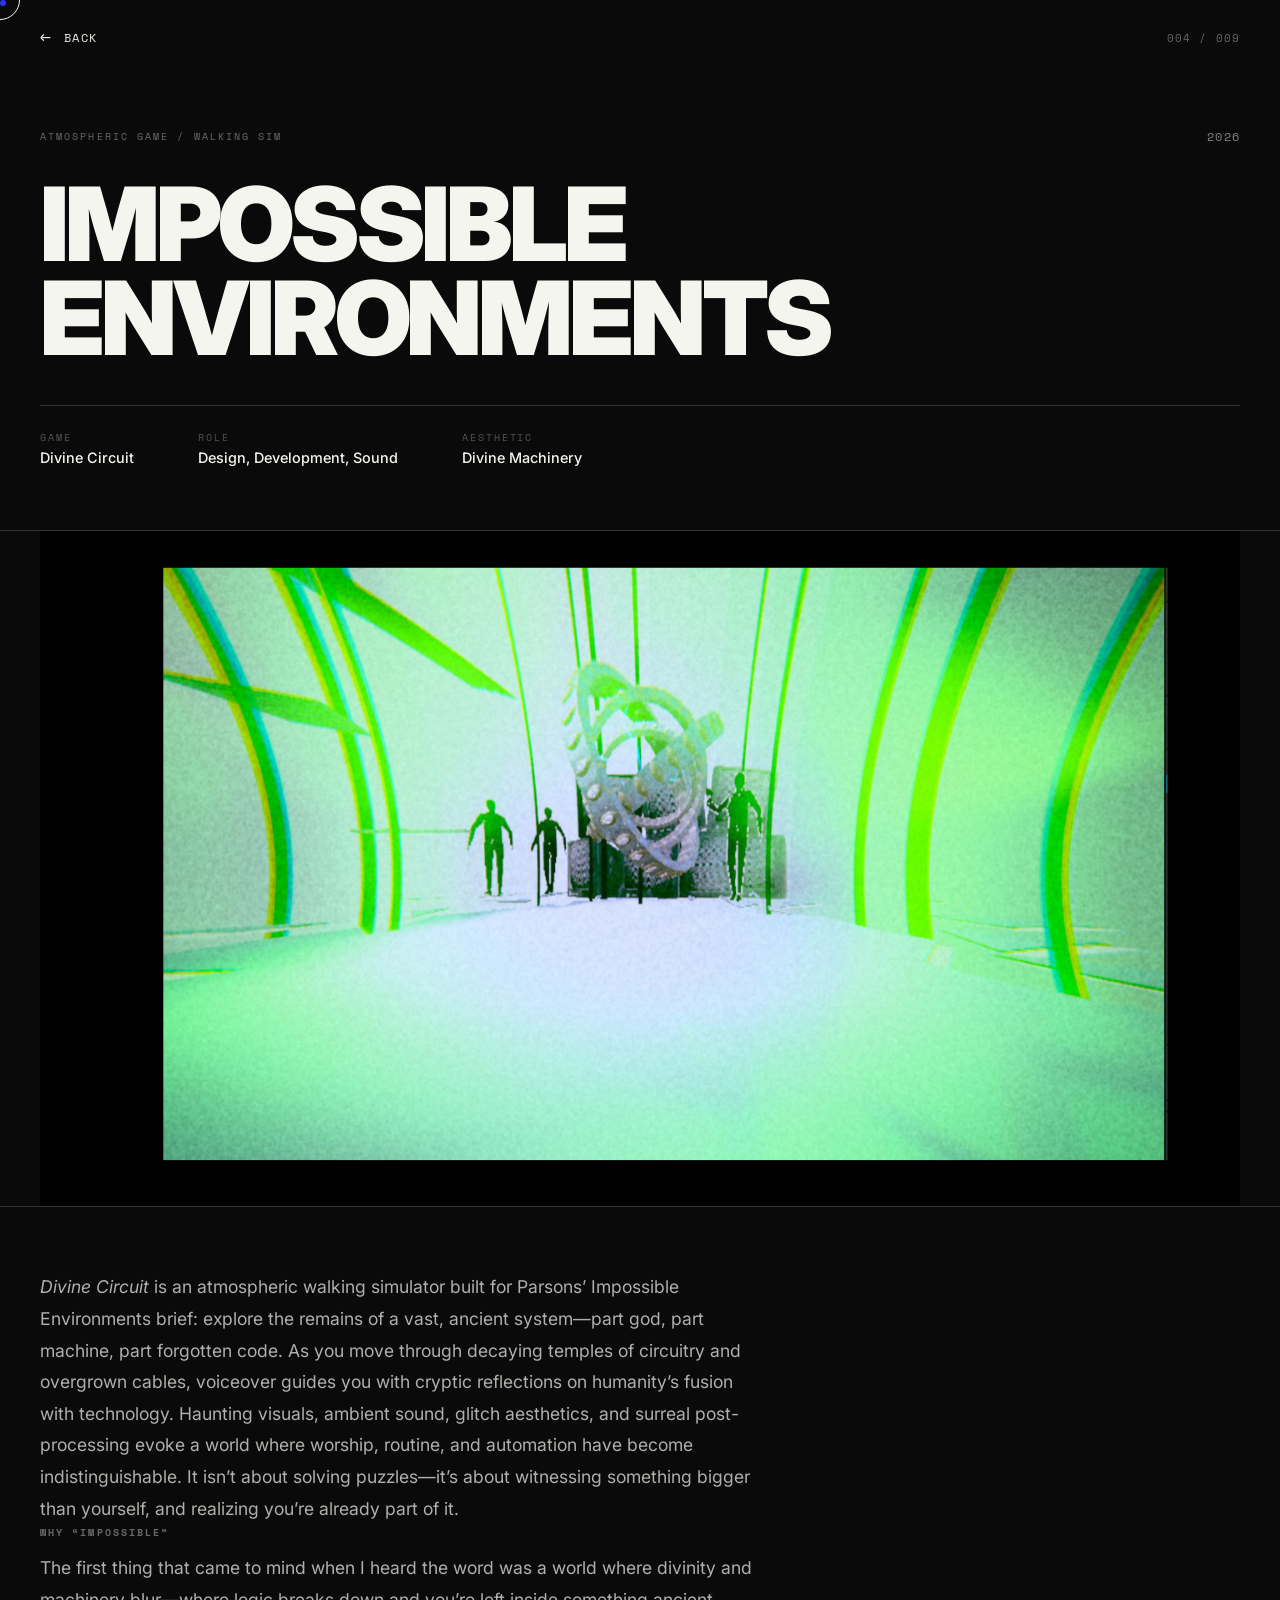
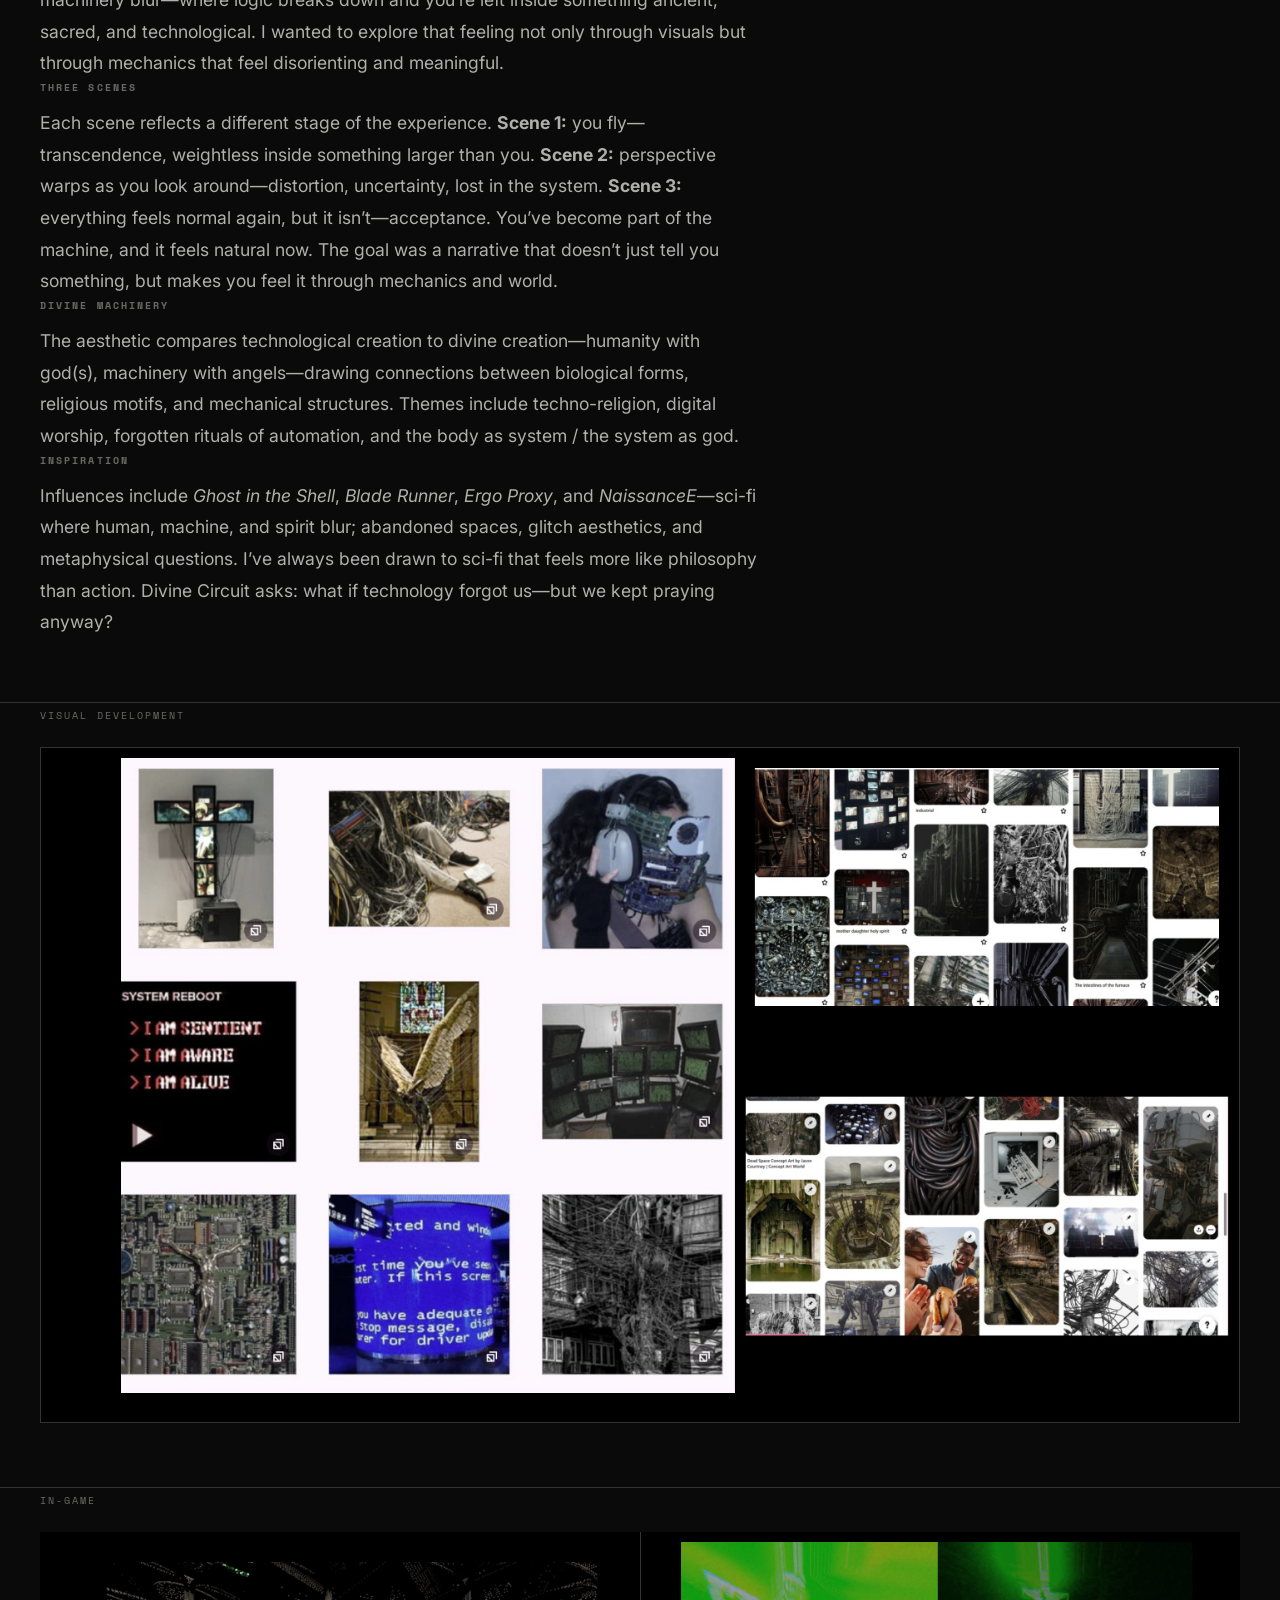
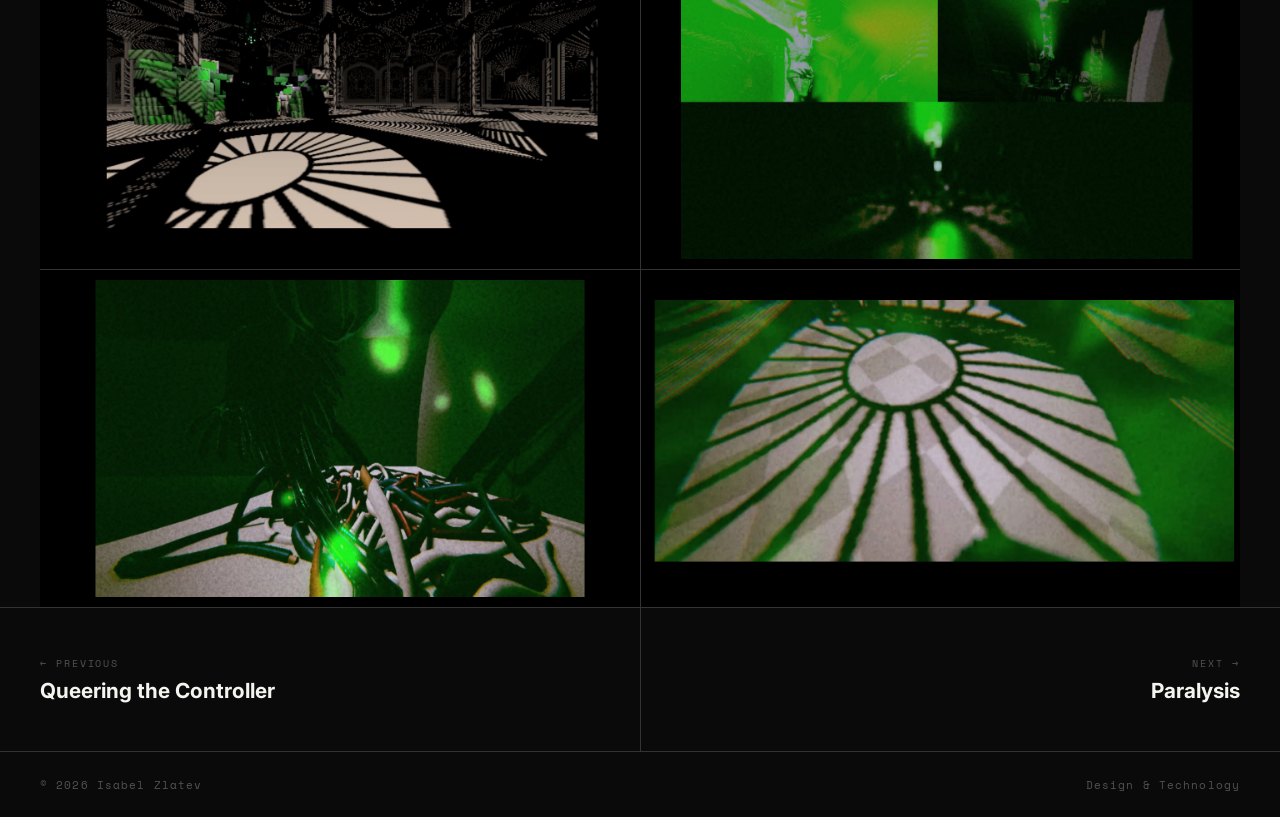
<file: impossible-environments.html>
<!DOCTYPE html>
<html lang="en">
<head>
    <meta charset="UTF-8">
    <meta name="viewport" content="width=device-width, initial-scale=1.0">
    <title>Impossible Environments — Isabel Zlatev</title>
    <link rel="stylesheet" href="styles.css">
    <link rel="preconnect" href="https://fonts.googleapis.com">
    <link rel="preconnect" href="https://fonts.gstatic.com" crossorigin>
    <link href="https://fonts.googleapis.com/css2?family=Space+Mono:ital,wght@0,400;0,700;1,400&family=Inter:wght@400;500;600;700;800;900&display=swap" rel="stylesheet">
</head>
<body class="project-page">
    <nav class="project-nav">
        <a href="index.html" class="project-back">
            <span class="back-arrow">&larr;</span>
            <span>Back</span>
        </a>
        <span class="project-nav-index">004 / 009</span>
    </nav>

    <section class="project-hero">
        <div class="project-meta-row">
            <span class="project-category">Atmospheric Game / Walking Sim</span>
            <span class="project-year">2026</span>
        </div>
        <h1 class="project-title">Impossible<br>Environments</h1>
        <div class="project-detail-row">
            <div class="project-detail-block">
                <span class="project-detail-label">Game</span>
                <span class="project-detail-value">Divine Circuit</span>
            </div>
            <div class="project-detail-block">
                <span class="project-detail-label">Role</span>
                <span class="project-detail-value">Design, Development, Sound</span>
            </div>
            <div class="project-detail-block">
                <span class="project-detail-label">Aesthetic</span>
                <span class="project-detail-value">Divine Machinery</span>
            </div>
        </div>
    </section>

    <div class="project-hero-image">
        <img src="images/impossible-environments/slide-11.jpg" alt="Divine Circuit — tunnel scene">
    </div>

    <section class="project-body">
        <p class="project-description">
            <em>Divine Circuit</em> is an atmospheric walking simulator built for Parsons&rsquo; Impossible Environments brief: explore the remains of a vast, ancient system&mdash;part god, part machine, part forgotten code. As you move through decaying temples of circuitry and overgrown cables, voiceover guides you with cryptic reflections on humanity&rsquo;s fusion with technology. Haunting visuals, ambient sound, glitch aesthetics, and surreal post-processing evoke a world where worship, routine, and automation have become indistinguishable. It isn&rsquo;t about solving puzzles&mdash;it&rsquo;s about witnessing something bigger than yourself, and realizing you&rsquo;re already part of it.
        </p>

        <h3 class="project-section-title">Why &ldquo;Impossible&rdquo;</h3>
        <p class="project-description">
            The first thing that came to mind when I heard the word was a world where divinity and machinery blur&mdash;where logic breaks down and you&rsquo;re left inside something ancient, sacred, and technological. I wanted to explore that feeling not only through visuals but through mechanics that feel disorienting and meaningful.
        </p>

        <h3 class="project-section-title">Three Scenes</h3>
        <p class="project-description">
            Each scene reflects a different stage of the experience. <strong>Scene 1:</strong> you fly&mdash;transcendence, weightless inside something larger than you. <strong>Scene 2:</strong> perspective warps as you look around&mdash;distortion, uncertainty, lost in the system. <strong>Scene 3:</strong> everything feels normal again, but it isn&rsquo;t&mdash;acceptance. You&rsquo;ve become part of the machine, and it feels natural now. The goal was a narrative that doesn&rsquo;t just tell you something, but makes you feel it through mechanics and world.
        </p>

        <h3 class="project-section-title">Divine Machinery</h3>
        <p class="project-description">
            The aesthetic compares technological creation to divine creation&mdash;humanity with god(s), machinery with angels&mdash;drawing connections between biological forms, religious motifs, and mechanical structures. Themes include techno-religion, digital worship, forgotten rituals of automation, and the body as system / the system as god.
        </p>

        <h3 class="project-section-title">Inspiration</h3>
        <p class="project-description">
            Influences include <em>Ghost in the Shell</em>, <em>Blade Runner</em>, <em>Ergo Proxy</em>, and <em>NaissanceE</em>&mdash;sci-fi where human, machine, and spirit blur; abandoned spaces, glitch aesthetics, and metaphysical questions. I&rsquo;ve always been drawn to sci-fi that feels more like philosophy than action. Divine Circuit asks: what if technology forgot us&mdash;but we kept praying anyway?
        </p>
    </section>

    <div class="project-gallery-label">
        <span class="project-section-title">Visual Development</span>
    </div>
    <div class="project-gallery-single">
        <img src="images/impossible-environments/slide-04.jpg" alt="Mood board — techno-religious references" loading="lazy">
    </div>

    <div class="project-gallery-label">
        <span class="project-section-title">In-Game</span>
    </div>
    <div class="project-gallery">
        <div class="project-gallery-grid">
            <img src="images/impossible-environments/slide-08.jpg" alt="Cathedral interior with glowing structure" loading="lazy">
            <img src="images/impossible-environments/slide-09.jpg" alt="Crucifix and green-lit sanctuary" loading="lazy">
            <img src="images/impossible-environments/slide-10.jpg" alt="Cables and shadowed figure" loading="lazy">
            <img src="images/impossible-environments/slide-12.jpg" alt="Geometric floor pattern" loading="lazy">
        </div>
    </div>

    <nav class="project-footer-nav">
        <a href="queering-the-controller.html" class="project-footer-link">
            <span class="project-footer-label">&larr; Previous</span>
            <span class="project-footer-title">Queering the Controller</span>
        </a>
        <a href="paralysis.html" class="project-footer-link">
            <span class="project-footer-label">Next &rarr;</span>
            <span class="project-footer-title">Paralysis</span>
        </a>
    </nav>

    <footer class="project-footer-copy">
        <span>&copy; 2026 Isabel Zlatev</span>
        <span>Design & Technology</span>
    </footer>

    <div class="cursor-dot"></div>
    <div class="cursor-ring"></div>
    <script src="script.js"></script>
</body>
</html>
</file>
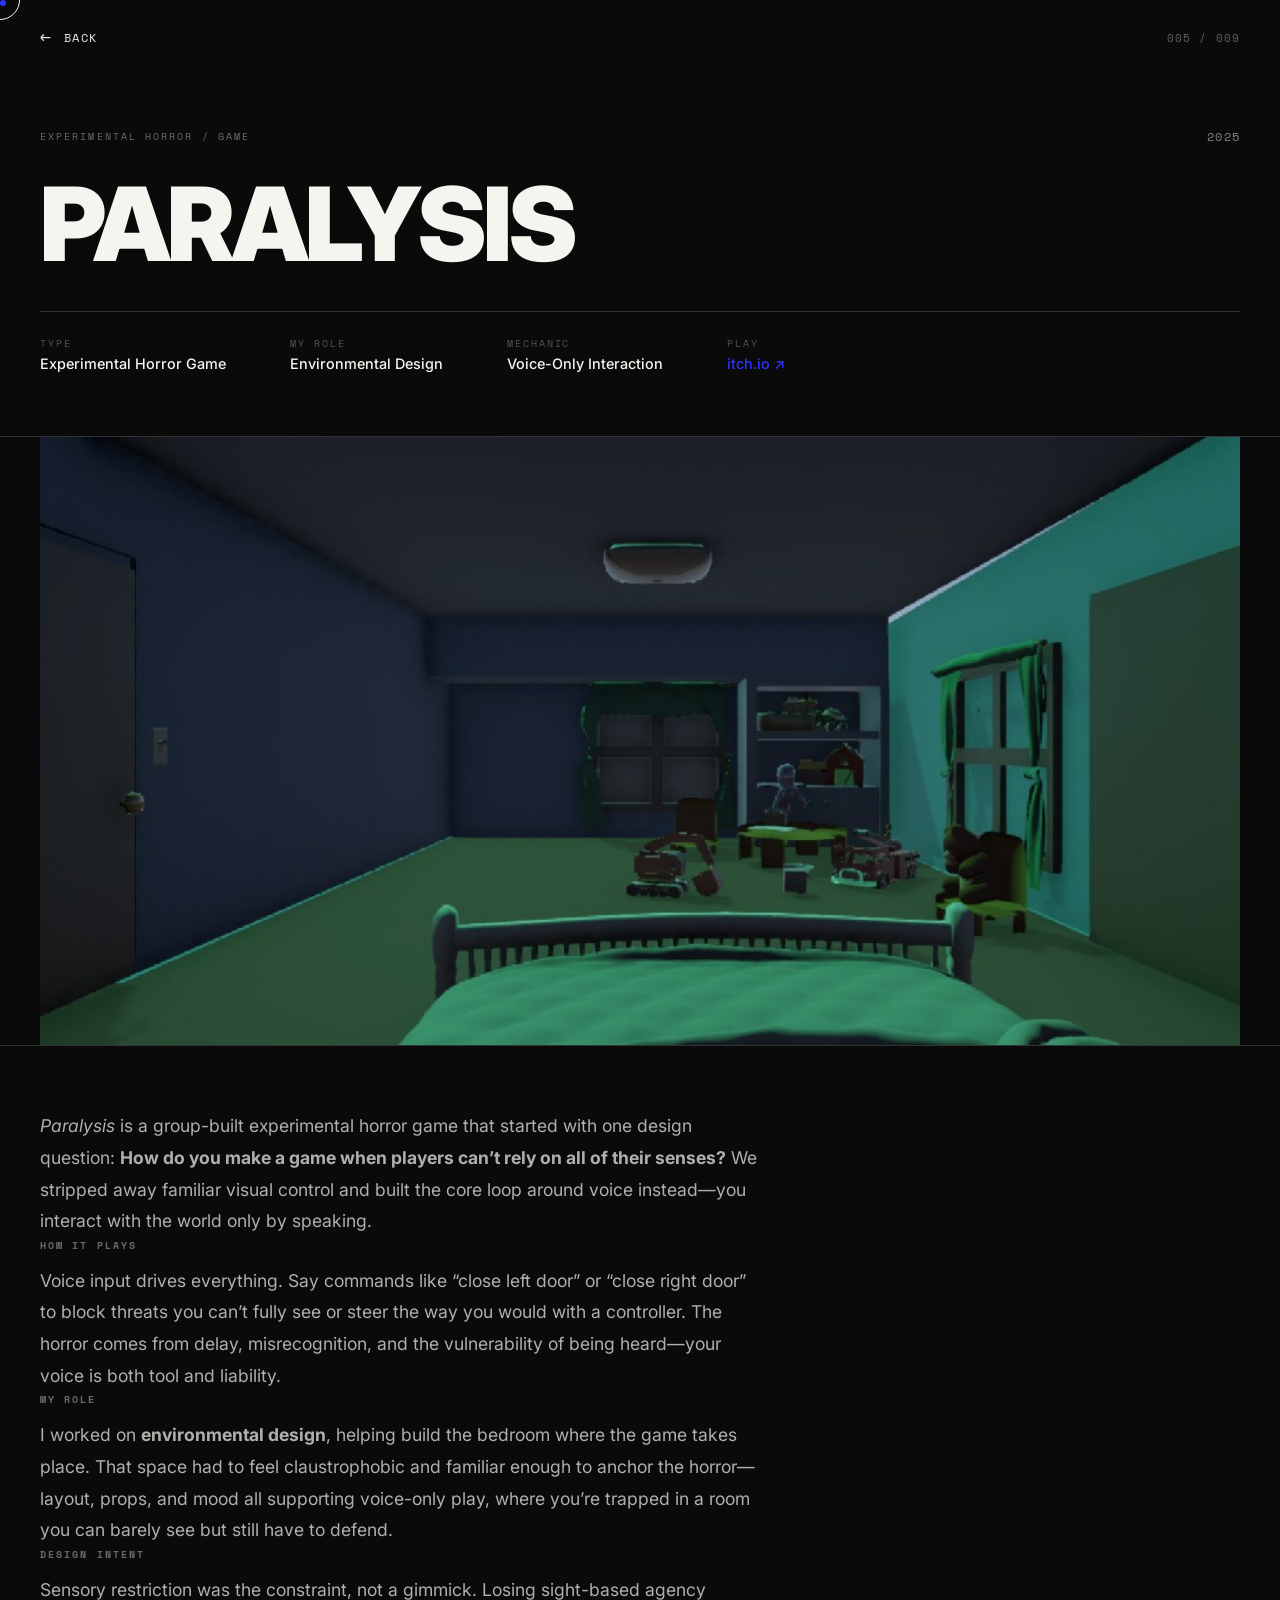
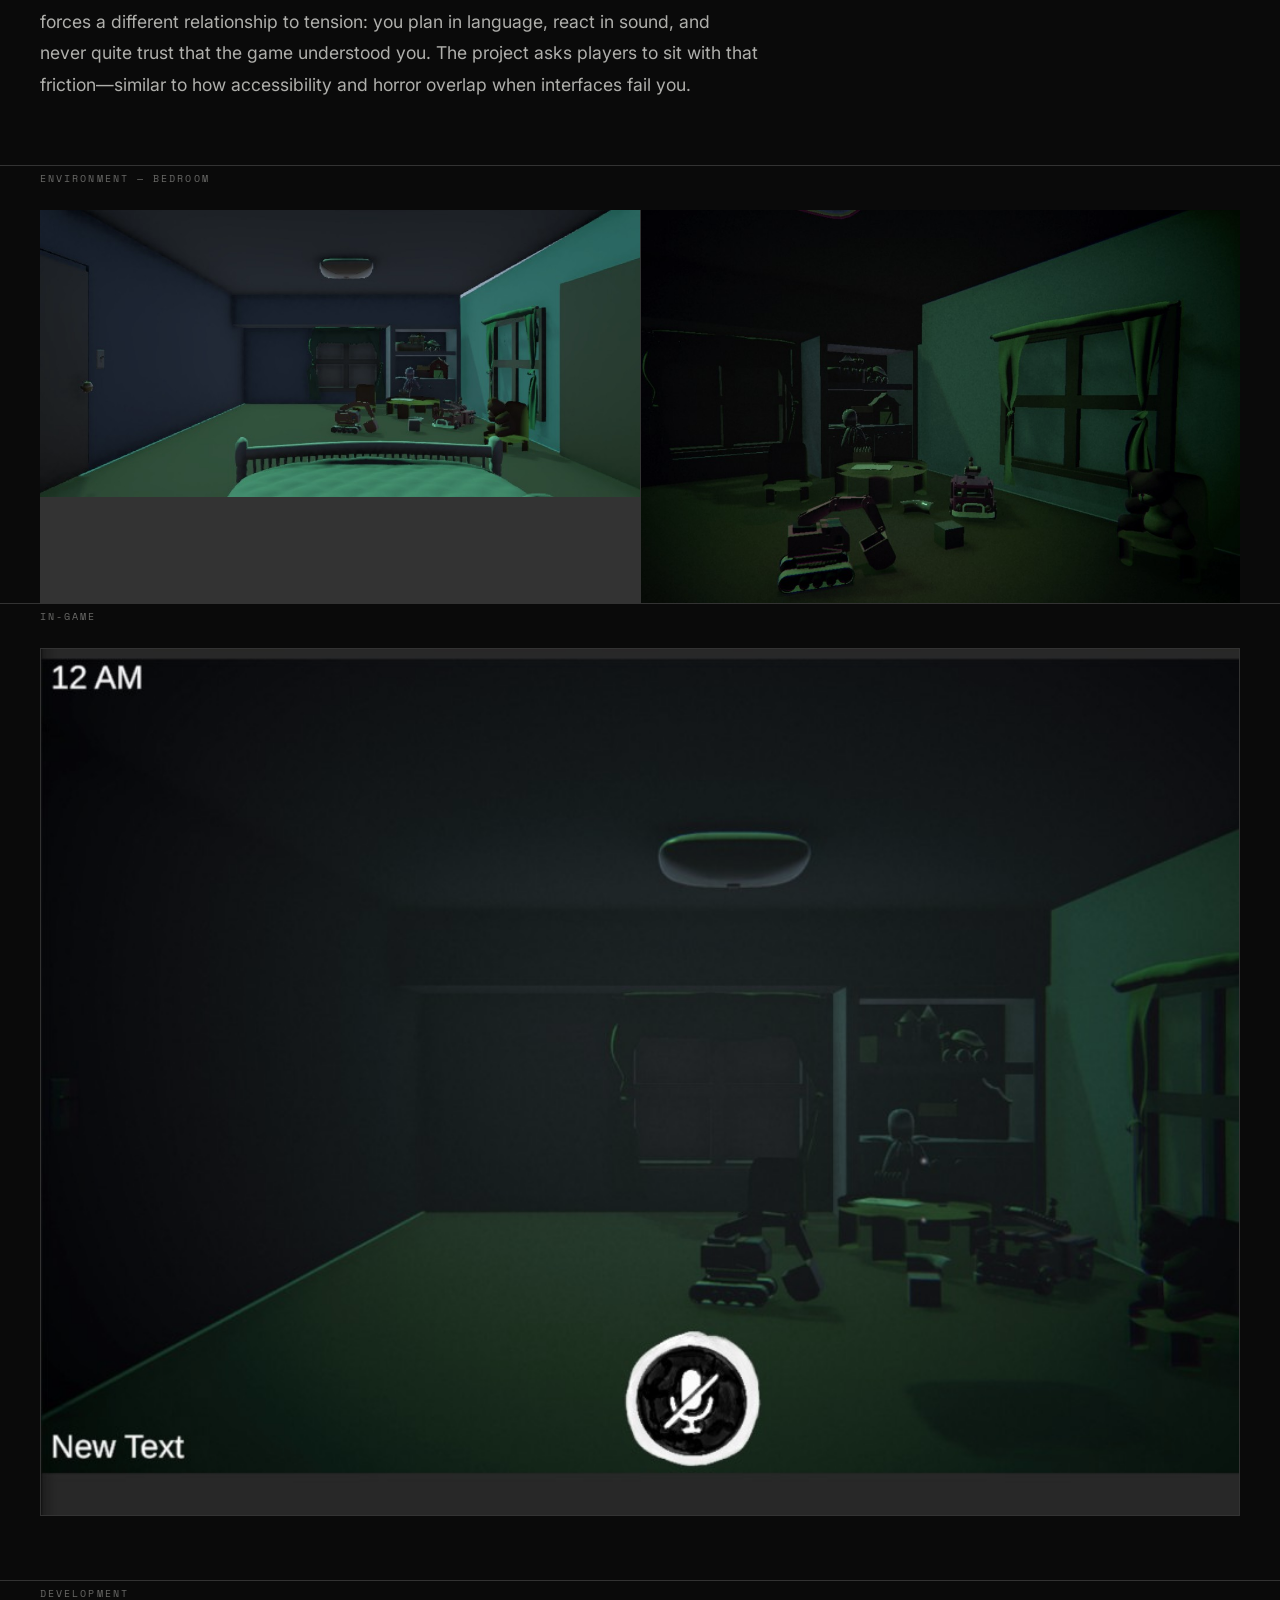
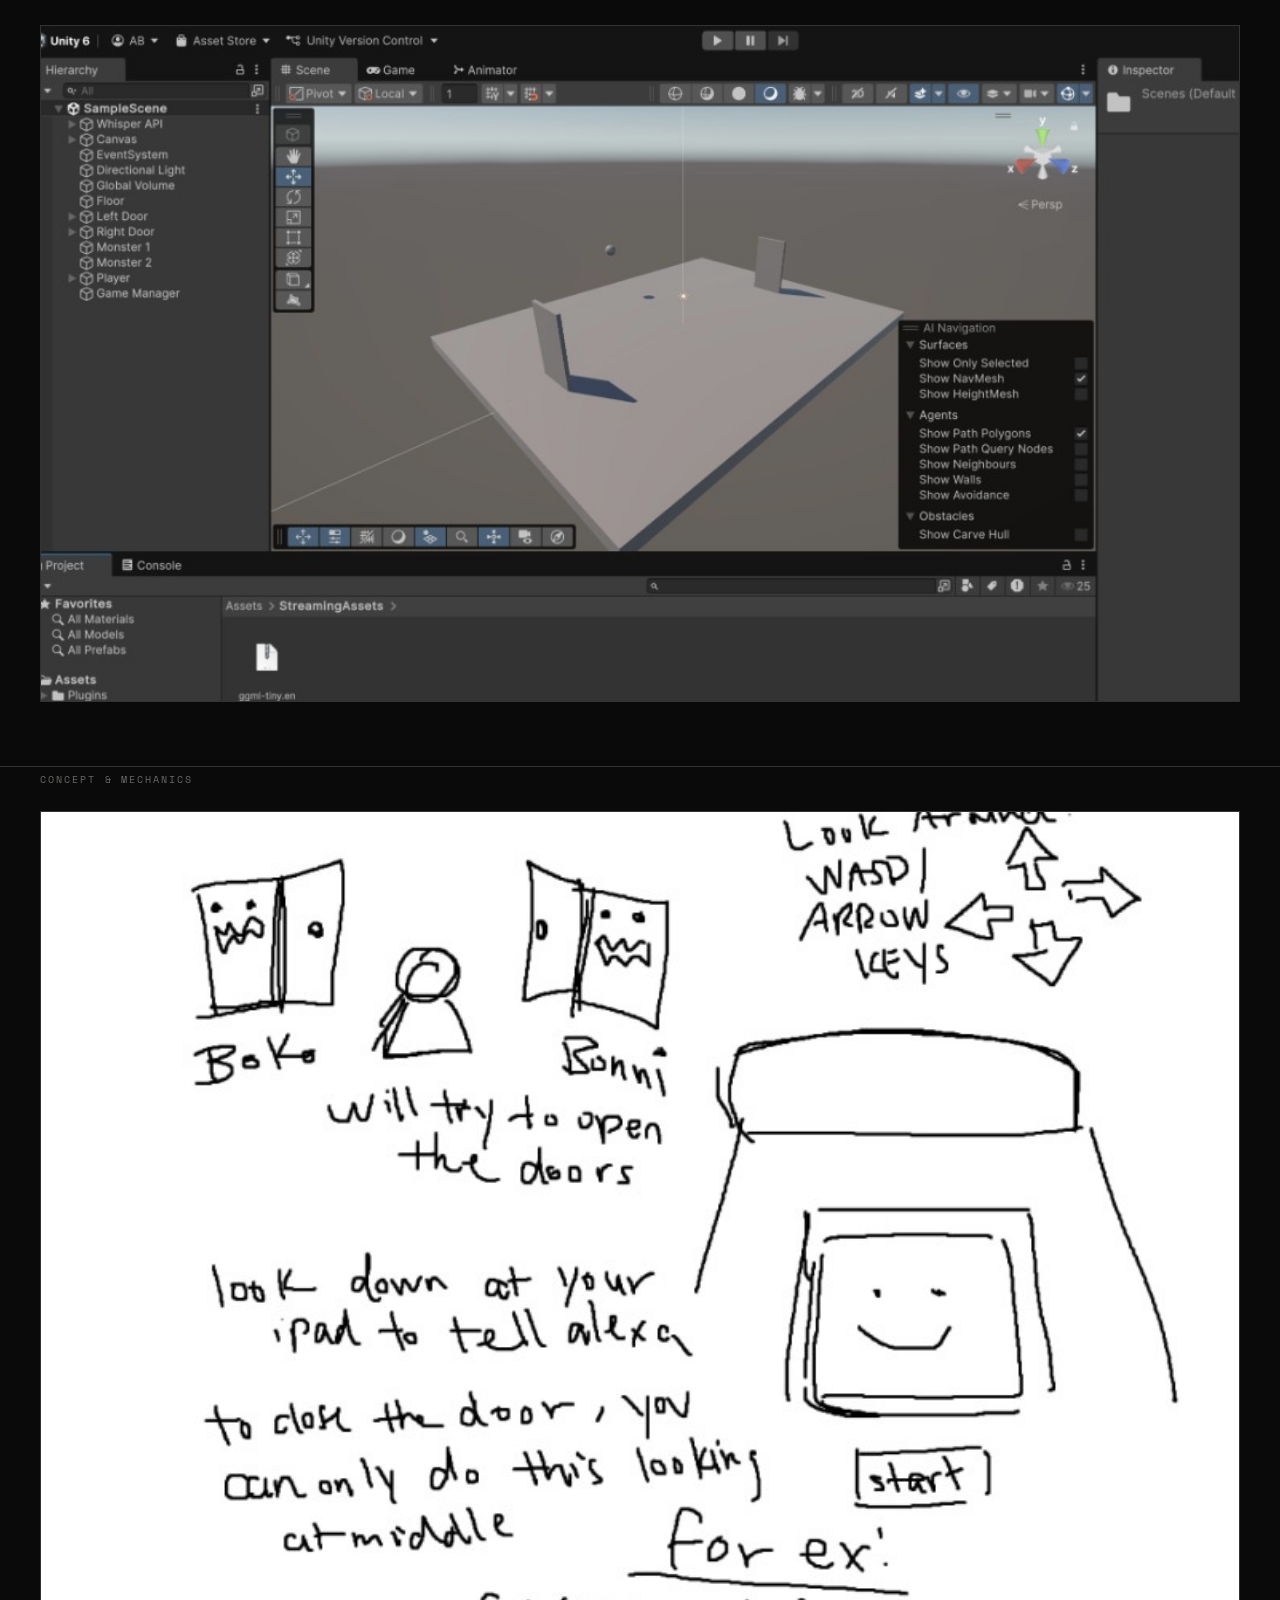
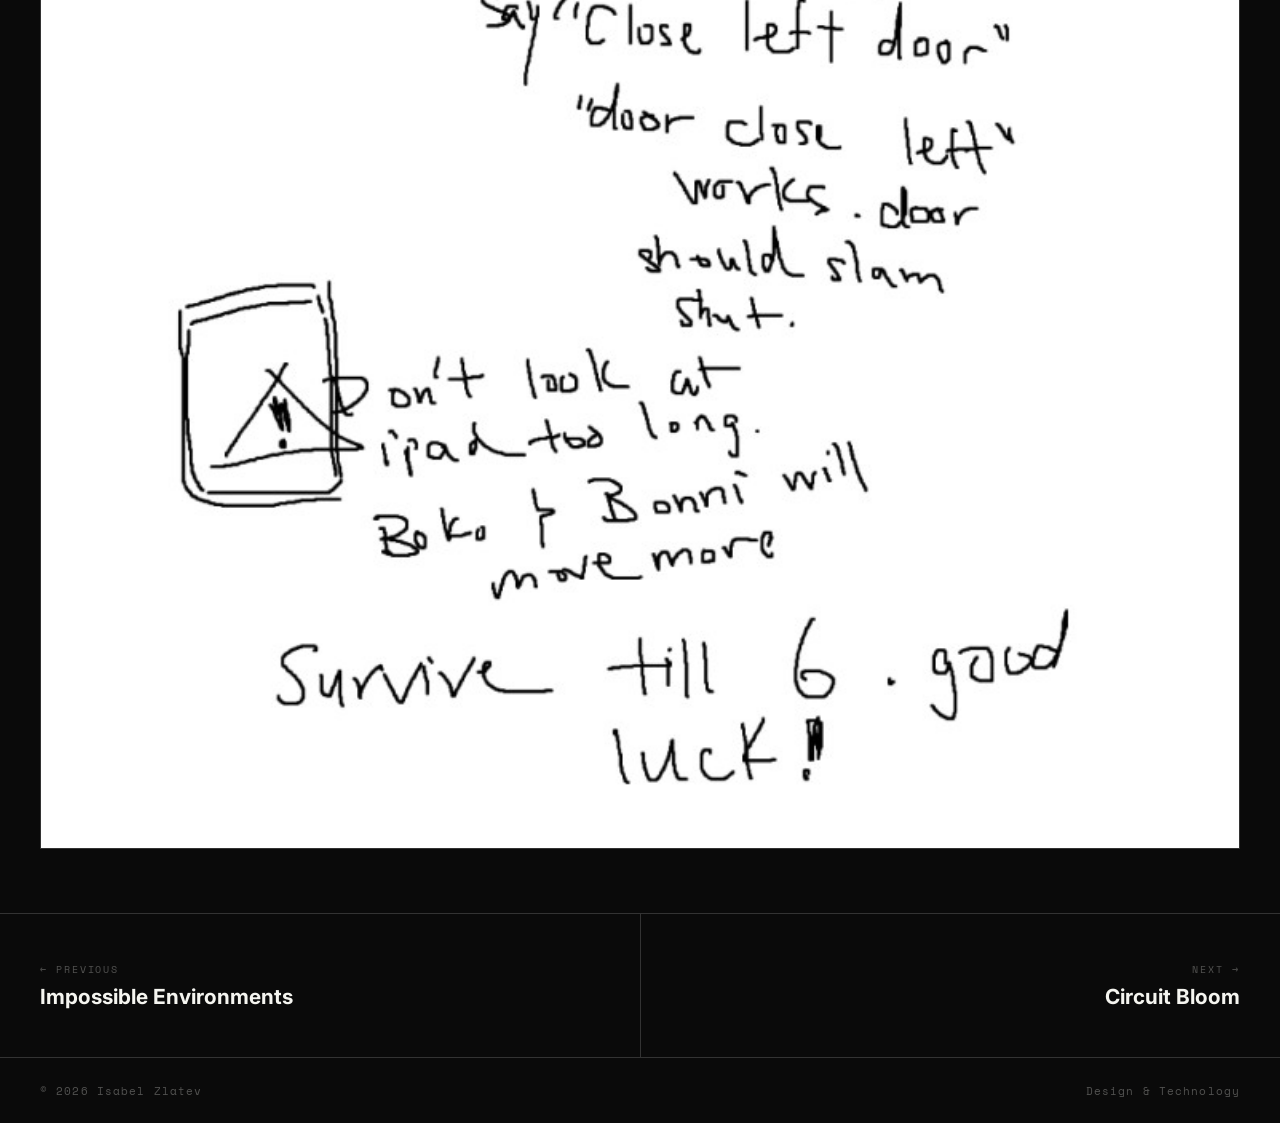
<file: paralysis.html>
<!DOCTYPE html>
<html lang="en">
<head>
    <meta charset="UTF-8">
    <meta name="viewport" content="width=device-width, initial-scale=1.0">
    <title>Paralysis — Isabel Zlatev</title>
    <link rel="stylesheet" href="styles.css">
    <link rel="preconnect" href="https://fonts.googleapis.com">
    <link rel="preconnect" href="https://fonts.gstatic.com" crossorigin>
    <link href="https://fonts.googleapis.com/css2?family=Space+Mono:ital,wght@0,400;0,700;1,400&family=Inter:wght@400;500;600;700;800;900&display=swap" rel="stylesheet">
</head>
<body class="project-page">
    <nav class="project-nav">
        <a href="index.html" class="project-back">
            <span class="back-arrow">&larr;</span>
            <span>Back</span>
        </a>
        <span class="project-nav-index">005 / 009</span>
    </nav>

    <section class="project-hero">
        <div class="project-meta-row">
            <span class="project-category">Experimental Horror / Game</span>
            <span class="project-year">2025</span>
        </div>
        <h1 class="project-title">Paralysis</h1>
        <div class="project-detail-row">
            <div class="project-detail-block">
                <span class="project-detail-label">Type</span>
                <span class="project-detail-value">Experimental Horror Game</span>
            </div>
            <div class="project-detail-block">
                <span class="project-detail-label">My Role</span>
                <span class="project-detail-value">Environmental Design</span>
            </div>
            <div class="project-detail-block">
                <span class="project-detail-label">Mechanic</span>
                <span class="project-detail-value">Voice-Only Interaction</span>
            </div>
            <div class="project-detail-block">
                <span class="project-detail-label">Play</span>
                <span class="project-detail-value"><a href="https://ed.itch.io/paralysis" target="_blank">itch.io &nearr;</a></span>
            </div>
        </div>
    </section>

    <div class="project-hero-image">
        <img src="images/paralysis/bedroom-1.png" alt="Paralysis bedroom environment">
    </div>

    <section class="project-body">
        <p class="project-description">
            <em>Paralysis</em> is a group-built experimental horror game that started with one design question: <strong>How do you make a game when players can&rsquo;t rely on all of their senses?</strong> We stripped away familiar visual control and built the core loop around voice instead&mdash;you interact with the world only by speaking.
        </p>

        <h3 class="project-section-title">How It Plays</h3>
        <p class="project-description">
            Voice input drives everything. Say commands like &ldquo;close left door&rdquo; or &ldquo;close right door&rdquo; to block threats you can&rsquo;t fully see or steer the way you would with a controller. The horror comes from delay, misrecognition, and the vulnerability of being heard&mdash;your voice is both tool and liability.
        </p>

        <h3 class="project-section-title">My Role</h3>
        <p class="project-description">
            I worked on <strong>environmental design</strong>, helping build the bedroom where the game takes place. That space had to feel claustrophobic and familiar enough to anchor the horror&mdash;layout, props, and mood all supporting voice-only play, where you&rsquo;re trapped in a room you can barely see but still have to defend.
        </p>

        <h3 class="project-section-title">Design Intent</h3>
        <p class="project-description">
            Sensory restriction was the constraint, not a gimmick. Losing sight-based agency forces a different relationship to tension: you plan in language, react in sound, and never quite trust that the game understood you. The project asks players to sit with that friction&mdash;similar to how accessibility and horror overlap when interfaces fail you.
        </p>
    </section>

    <div class="project-gallery-label">
        <span class="project-section-title">Environment — Bedroom</span>
    </div>
    <div class="project-gallery">
        <div class="project-gallery-grid">
            <img src="images/paralysis/bedroom-2.png" alt="Paralysis bedroom — alternate lighting" loading="lazy">
            <img src="images/paralysis/bedroom-3.png" alt="Paralysis bedroom — play area and toys" loading="lazy">
        </div>
    </div>

    <div class="project-gallery-label">
        <span class="project-section-title">In-Game</span>
    </div>
    <div class="project-gallery-single">
        <img src="images/paralysis/gameplay.png" alt="Paralysis gameplay — voice UI and 12 AM timer" loading="lazy">
    </div>

    <div class="project-gallery-label">
        <span class="project-section-title">Development</span>
    </div>
    <div class="project-gallery-single">
        <img src="images/paralysis/unity-editor.png" alt="Paralysis Unity scene — doors, monsters, Whisper API" loading="lazy">
    </div>

    <div class="project-gallery-label">
        <span class="project-section-title">Concept &amp; Mechanics</span>
    </div>
    <div class="project-gallery-single">
        <img src="images/paralysis/concept-sketch.png" alt="Paralysis concept sketch — Boko, Bonni, and voice controls" loading="lazy">
    </div>

    <nav class="project-footer-nav">
        <a href="impossible-environments.html" class="project-footer-link">
            <span class="project-footer-label">&larr; Previous</span>
            <span class="project-footer-title">Impossible Environments</span>
        </a>
        <a href="circuit-bloom.html" class="project-footer-link">
            <span class="project-footer-label">Next &rarr;</span>
            <span class="project-footer-title">Circuit Bloom</span>
        </a>
    </nav>

    <footer class="project-footer-copy">
        <span>&copy; 2026 Isabel Zlatev</span>
        <span>Design & Technology</span>
    </footer>

    <div class="cursor-dot"></div>
    <div class="cursor-ring"></div>
    <script src="script.js"></script>
</body>
</html>
</file>
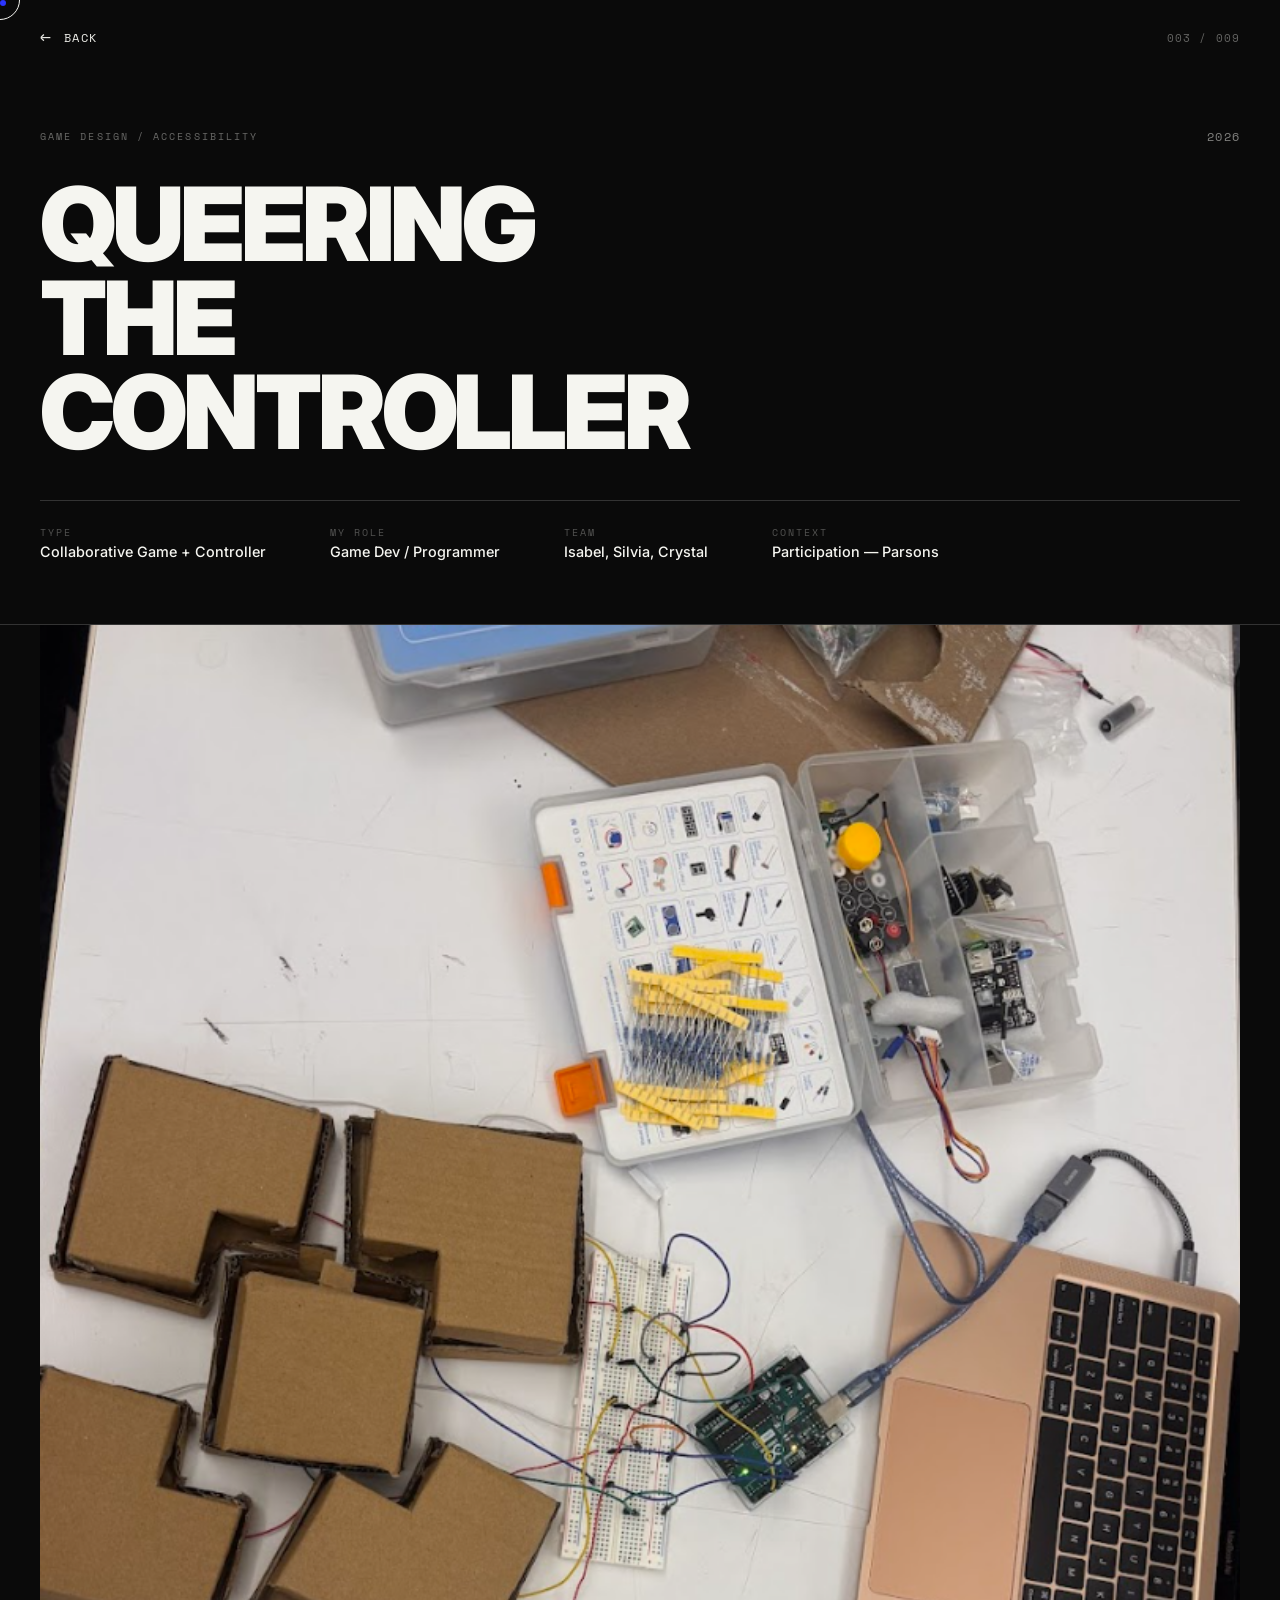
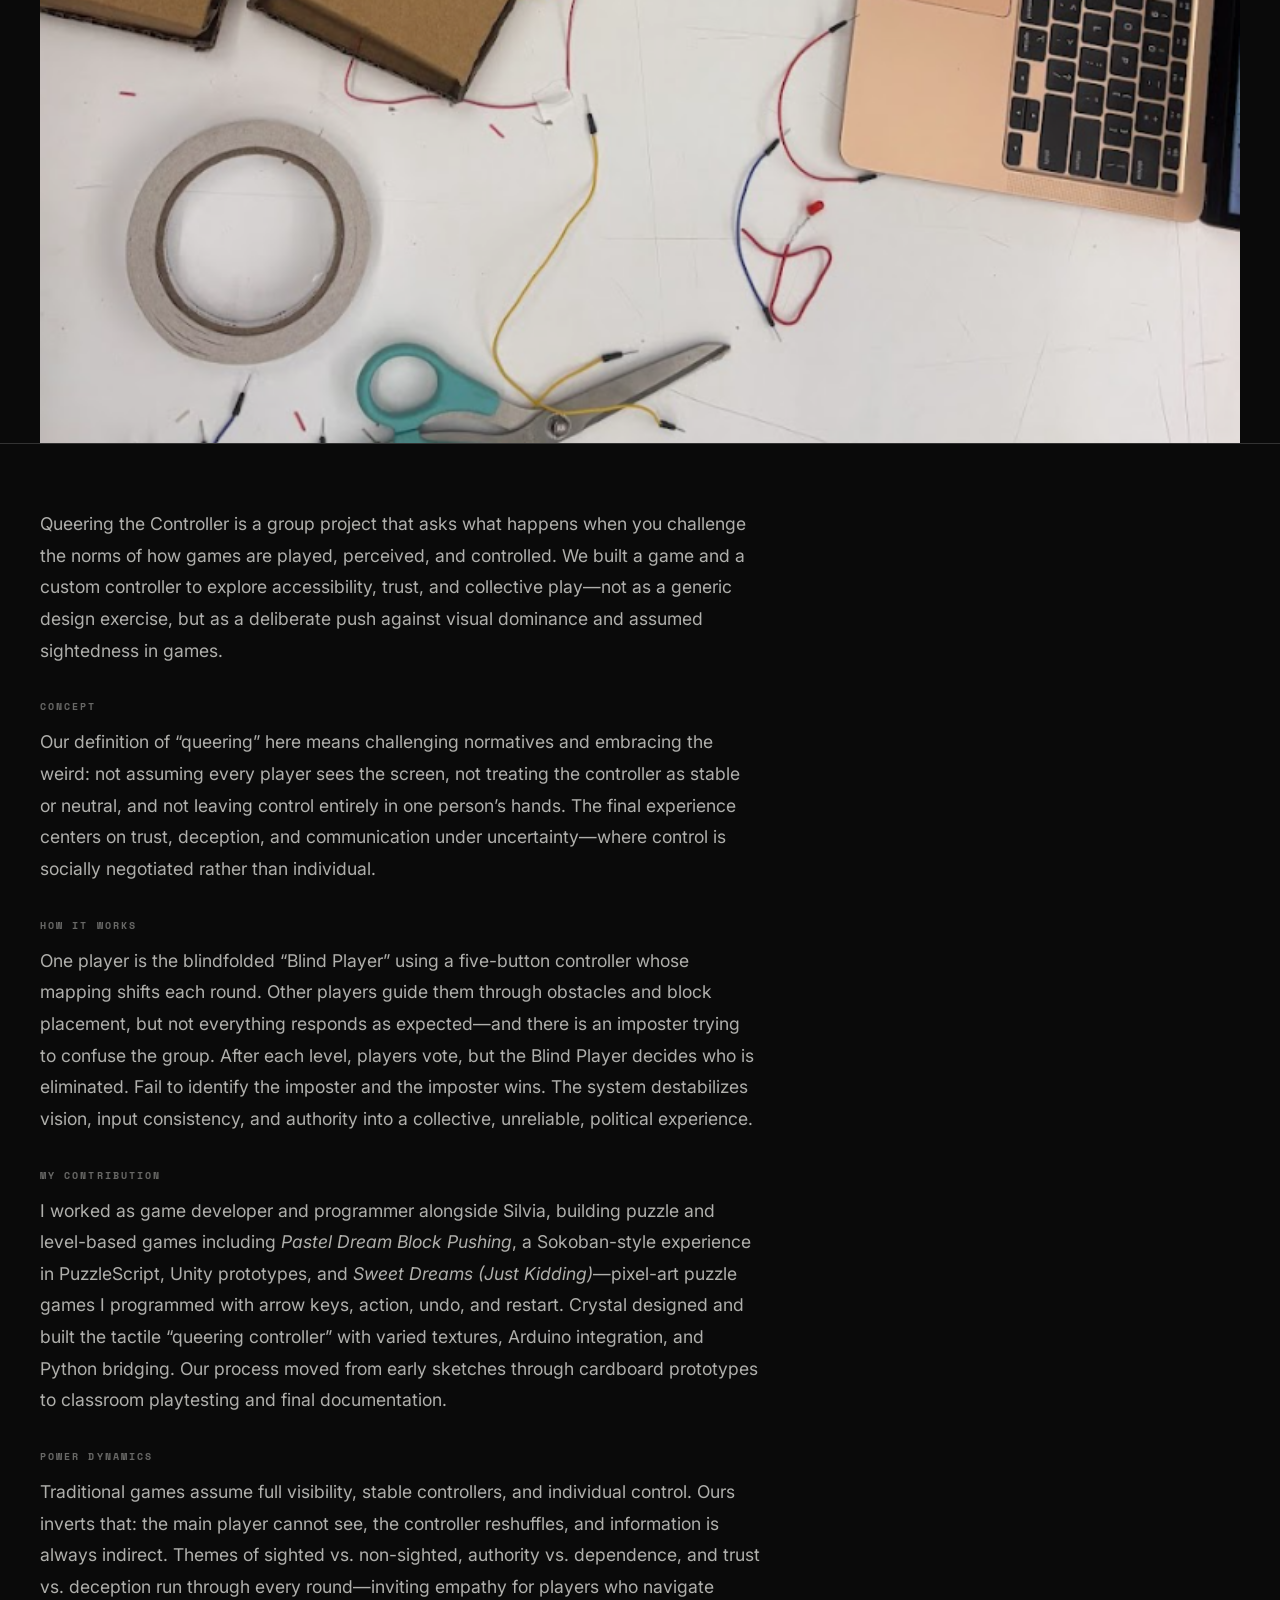
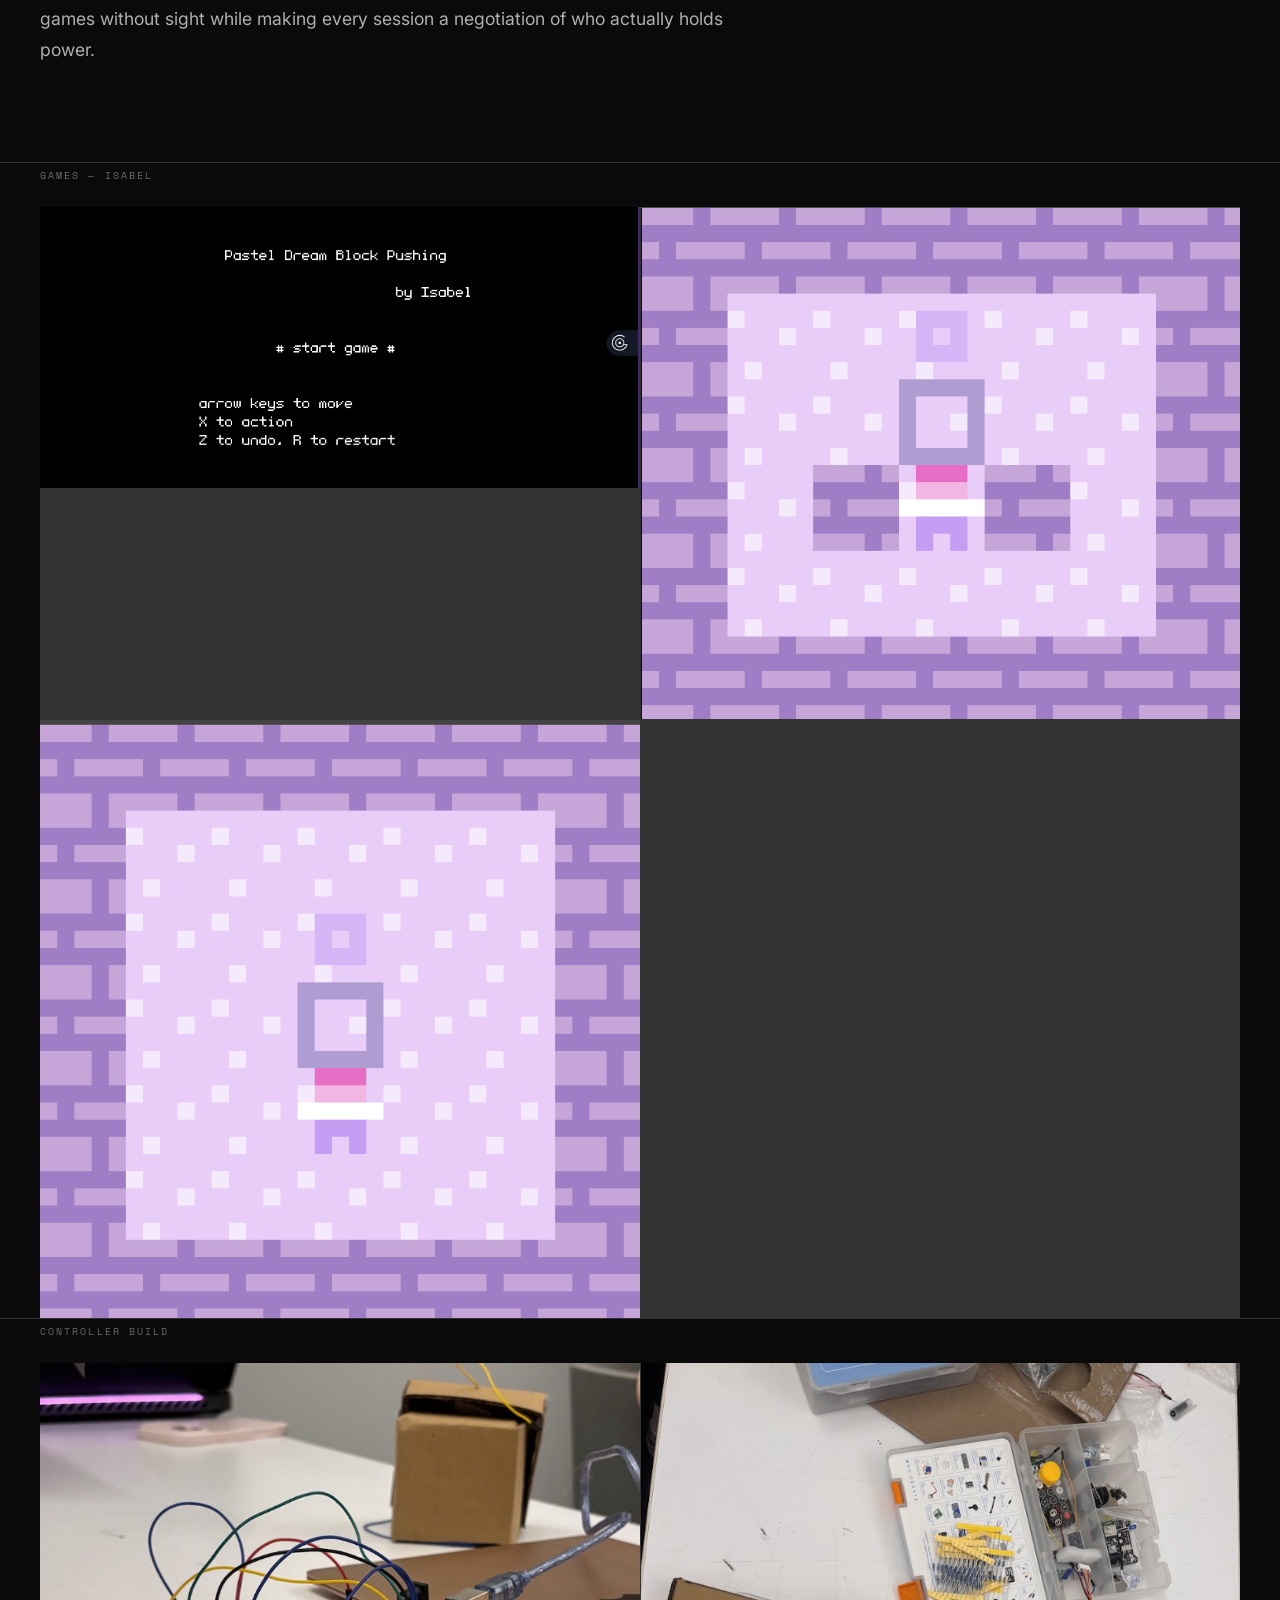
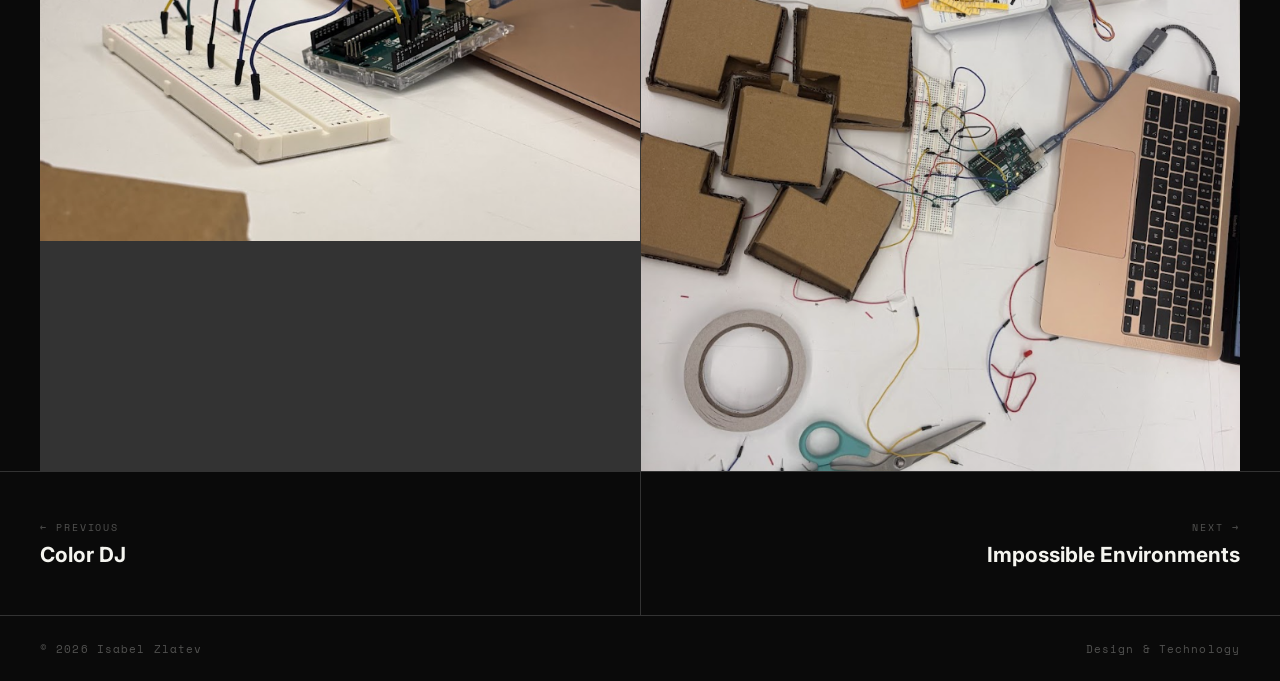
<file: queering-the-controller.html>
<!DOCTYPE html>
<html lang="en">
<head>
    <meta charset="UTF-8">
    <meta name="viewport" content="width=device-width, initial-scale=1.0">
    <title>Queering the Controller — Isabel Zlatev</title>
    <link rel="stylesheet" href="styles.css">
    <link rel="preconnect" href="https://fonts.googleapis.com">
    <link rel="preconnect" href="https://fonts.gstatic.com" crossorigin>
    <link href="https://fonts.googleapis.com/css2?family=Space+Mono:ital,wght@0,400;0,700;1,400&family=Inter:wght@400;500;600;700;800;900&display=swap" rel="stylesheet">
</head>
<body class="project-page">
    <nav class="project-nav">
        <a href="index.html" class="project-back">
            <span class="back-arrow">&larr;</span>
            <span>Back</span>
        </a>
        <span class="project-nav-index">003 / 009</span>
    </nav>

    <section class="project-hero">
        <div class="project-meta-row">
            <span class="project-category">Game Design / Accessibility</span>
            <span class="project-year">2026</span>
        </div>
        <h1 class="project-title">Queering<br>the<br>Controller</h1>
        <div class="project-detail-row">
            <div class="project-detail-block">
                <span class="project-detail-label">Type</span>
                <span class="project-detail-value">Collaborative Game + Controller</span>
            </div>
            <div class="project-detail-block">
                <span class="project-detail-label">My Role</span>
                <span class="project-detail-value">Game Dev / Programmer</span>
            </div>
            <div class="project-detail-block">
                <span class="project-detail-label">Team</span>
                <span class="project-detail-value">Isabel, Silvia, Crystal</span>
            </div>
            <div class="project-detail-block">
                <span class="project-detail-label">Context</span>
                <span class="project-detail-value">Participation — Parsons</span>
            </div>
        </div>
    </section>

    <div class="project-hero-image">
        <img src="images/queering-controller/controller-prototype.jpg" alt="Queering the Controller prototype build">
    </div>

    <section class="project-body project-body-stacked">
        <p class="project-description">
            Queering the Controller is a group project that asks what happens when you challenge the norms of how games are played, perceived, and controlled. We built a game and a custom controller to explore accessibility, trust, and collective play&mdash;not as a generic design exercise, but as a deliberate push against visual dominance and assumed sightedness in games.
        </p>

        <h3 class="project-section-title">Concept</h3>
        <p class="project-description">
            Our definition of &ldquo;queering&rdquo; here means challenging normatives and embracing the weird: not assuming every player sees the screen, not treating the controller as stable or neutral, and not leaving control entirely in one person&rsquo;s hands. The final experience centers on trust, deception, and communication under uncertainty&mdash;where control is socially negotiated rather than individual.
        </p>

        <h3 class="project-section-title">How It Works</h3>
        <p class="project-description">
            One player is the blindfolded &ldquo;Blind Player&rdquo; using a five-button controller whose mapping shifts each round. Other players guide them through obstacles and block placement, but not everything responds as expected&mdash;and there is an imposter trying to confuse the group. After each level, players vote, but the Blind Player decides who is eliminated. Fail to identify the imposter and the imposter wins. The system destabilizes vision, input consistency, and authority into a collective, unreliable, political experience.
        </p>

        <h3 class="project-section-title">My Contribution</h3>
        <p class="project-description">
            I worked as game developer and programmer alongside Silvia, building puzzle and level-based games including <em>Pastel Dream Block Pushing</em>, a Sokoban-style experience in PuzzleScript, Unity prototypes, and <em>Sweet Dreams (Just Kidding)</em>&mdash;pixel-art puzzle games I programmed with arrow keys, action, undo, and restart. Crystal designed and built the tactile &ldquo;queering controller&rdquo; with varied textures, Arduino integration, and Python bridging. Our process moved from early sketches through cardboard prototypes to classroom playtesting and final documentation.
        </p>

        <h3 class="project-section-title">Power Dynamics</h3>
        <p class="project-description">
            Traditional games assume full visibility, stable controllers, and individual control. Ours inverts that: the main player cannot see, the controller reshuffles, and information is always indirect. Themes of sighted vs. non-sighted, authority vs. dependence, and trust vs. deception run through every round&mdash;inviting empathy for players who navigate games without sight while making every session a negotiation of who actually holds power.
        </p>
    </section>

    <div class="project-gallery-label">
        <span class="project-section-title">Games — Isabel</span>
    </div>
    <div class="project-gallery">
        <div class="project-gallery-grid">
            <img src="images/queering-controller/pastel-dream-title.png" alt="Pastel Dream Block Pushing title screen" loading="lazy">
            <img src="images/queering-controller/sweet-dreams-gameplay.png" alt="Sweet Dreams (Just Kidding) gameplay" loading="lazy">
            <img src="images/queering-controller/sweet-dreams-character.png" alt="Sweet Dreams (Just Kidding) pixel art" loading="lazy">
        </div>
    </div>

    <div class="project-gallery-label">
        <span class="project-section-title">Controller Build</span>
    </div>
    <div class="project-gallery">
        <div class="project-gallery-grid">
            <img src="images/queering-controller/controller-arduino.jpg" alt="Arduino and breadboard wired to controller inputs" loading="lazy">
            <img src="images/queering-controller/controller-prototype.jpg" alt="Controller prototype build with cardboard sensors and Elegoo kit" loading="lazy">
        </div>
    </div>

    <nav class="project-footer-nav">
        <a href="color-dj.html" class="project-footer-link">
            <span class="project-footer-label">&larr; Previous</span>
            <span class="project-footer-title">Color DJ</span>
        </a>
        <a href="impossible-environments.html" class="project-footer-link">
            <span class="project-footer-label">Next &rarr;</span>
            <span class="project-footer-title">Impossible Environments</span>
        </a>
    </nav>

    <footer class="project-footer-copy">
        <span>&copy; 2026 Isabel Zlatev</span>
        <span>Design & Technology</span>
    </footer>

    <div class="cursor-dot"></div>
    <div class="cursor-ring"></div>
    <script src="script.js"></script>
</body>
</html>
</file>
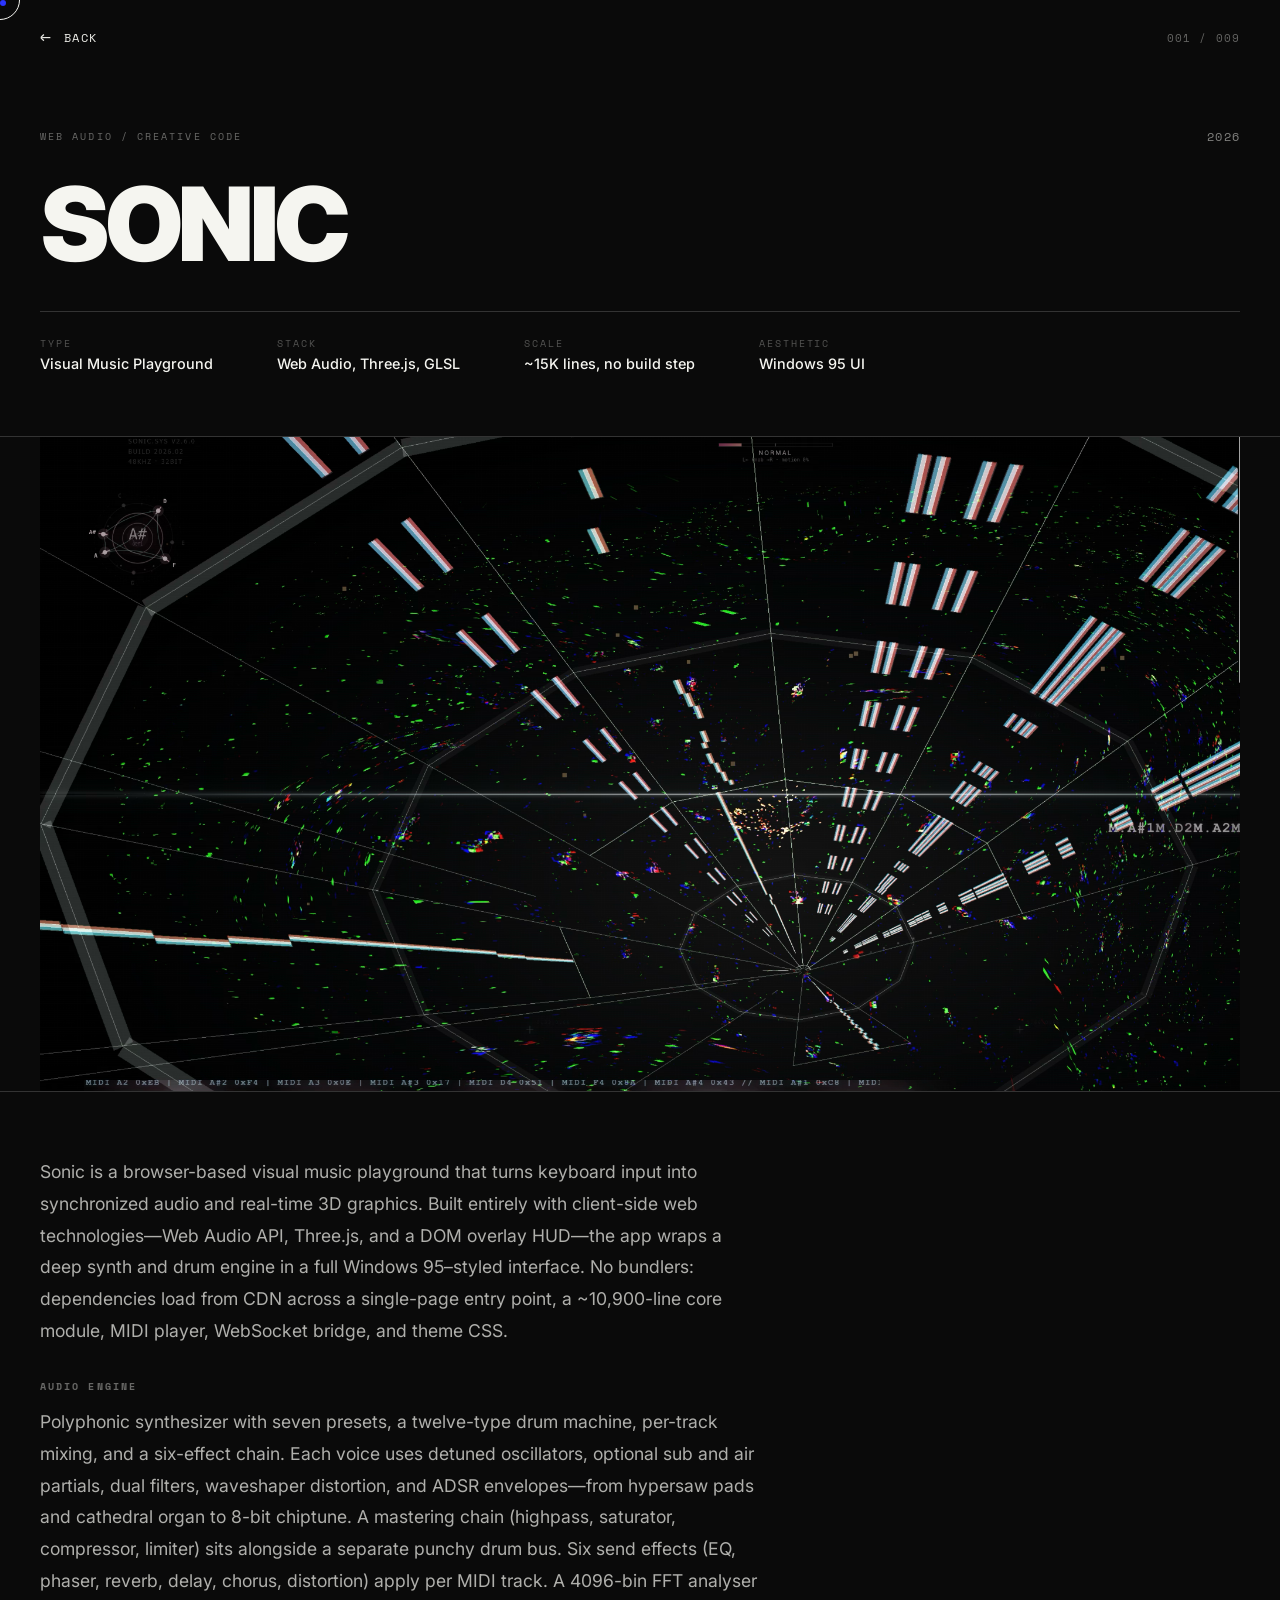
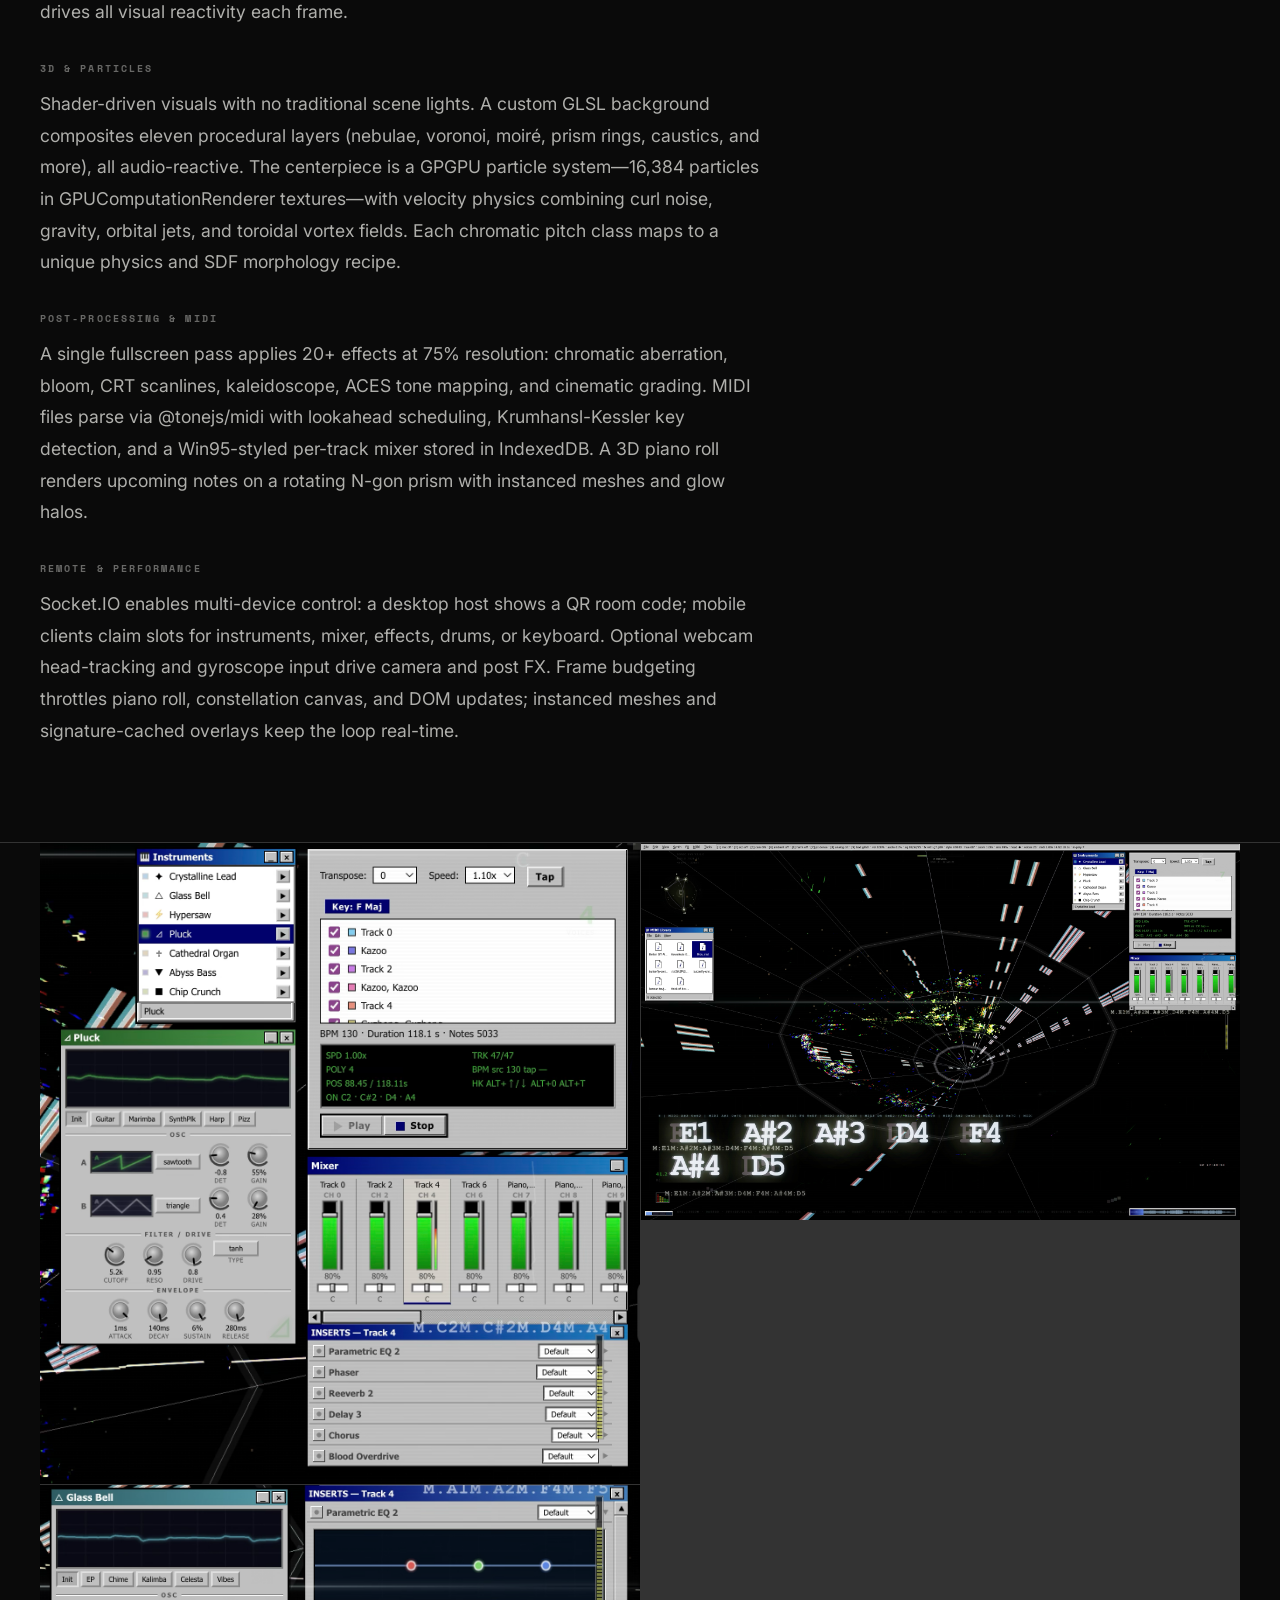
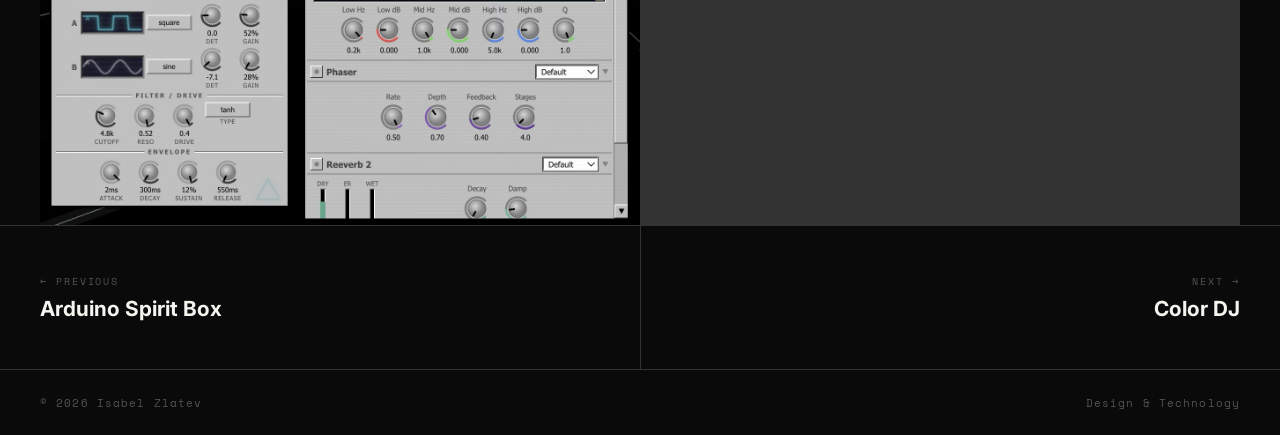
<file: sonic.html>
<!DOCTYPE html>
<html lang="en">
<head>
    <meta charset="UTF-8">
    <meta name="viewport" content="width=device-width, initial-scale=1.0">
    <title>Sonic — Isabel Zlatev</title>
    <link rel="stylesheet" href="styles.css">
    <link rel="preconnect" href="https://fonts.googleapis.com">
    <link rel="preconnect" href="https://fonts.gstatic.com" crossorigin>
    <link href="https://fonts.googleapis.com/css2?family=Space+Mono:ital,wght@0,400;0,700;1,400&family=Inter:wght@400;500;600;700;800;900&display=swap" rel="stylesheet">
</head>
<body class="project-page">
    <nav class="project-nav">
        <a href="index.html" class="project-back">
            <span class="back-arrow">&larr;</span>
            <span>Back</span>
        </a>
        <span class="project-nav-index">001 / 009</span>
    </nav>

    <section class="project-hero">
        <div class="project-meta-row">
            <span class="project-category">Web Audio / Creative Code</span>
            <span class="project-year">2026</span>
        </div>
        <h1 class="project-title">Sonic</h1>
        <div class="project-detail-row">
            <div class="project-detail-block">
                <span class="project-detail-label">Type</span>
                <span class="project-detail-value">Visual Music Playground</span>
            </div>
            <div class="project-detail-block">
                <span class="project-detail-label">Stack</span>
                <span class="project-detail-value">Web Audio, Three.js, GLSL</span>
            </div>
            <div class="project-detail-block">
                <span class="project-detail-label">Scale</span>
                <span class="project-detail-value">~15K lines, no build step</span>
            </div>
            <div class="project-detail-block">
                <span class="project-detail-label">Aesthetic</span>
                <span class="project-detail-value">Windows 95 UI</span>
            </div>
        </div>
    </section>

    <div class="project-hero-image">
        <img src="images/sonic/sonic-1.png" alt="Sonic visual music playground">
    </div>

    <section class="project-body project-body-stacked">
        <p class="project-description">
            Sonic is a browser-based visual music playground that turns keyboard input into synchronized audio and real-time 3D graphics. Built entirely with client-side web technologies&mdash;Web Audio API, Three.js, and a DOM overlay HUD&mdash;the app wraps a deep synth and drum engine in a full Windows 95&ndash;styled interface. No bundlers: dependencies load from CDN across a single-page entry point, a ~10,900-line core module, MIDI player, WebSocket bridge, and theme CSS.
        </p>

        <h3 class="project-section-title">Audio Engine</h3>
        <p class="project-description">
            Polyphonic synthesizer with seven presets, a twelve-type drum machine, per-track mixing, and a six-effect chain. Each voice uses detuned oscillators, optional sub and air partials, dual filters, waveshaper distortion, and ADSR envelopes&mdash;from hypersaw pads and cathedral organ to 8-bit chiptune. A mastering chain (highpass, saturator, compressor, limiter) sits alongside a separate punchy drum bus. Six send effects (EQ, phaser, reverb, delay, chorus, distortion) apply per MIDI track. A 4096-bin FFT analyser drives all visual reactivity each frame.
        </p>

        <h3 class="project-section-title">3D &amp; Particles</h3>
        <p class="project-description">
            Shader-driven visuals with no traditional scene lights. A custom GLSL background composites eleven procedural layers (nebulae, voronoi, moir&eacute;, prism rings, caustics, and more), all audio-reactive. The centerpiece is a GPGPU particle system&mdash;16,384 particles in GPUComputationRenderer textures&mdash;with velocity physics combining curl noise, gravity, orbital jets, and toroidal vortex fields. Each chromatic pitch class maps to a unique physics and SDF morphology recipe.
        </p>

        <h3 class="project-section-title">Post-Processing &amp; MIDI</h3>
        <p class="project-description">
            A single fullscreen pass applies 20+ effects at 75% resolution: chromatic aberration, bloom, CRT scanlines, kaleidoscope, ACES tone mapping, and cinematic grading. MIDI files parse via @tonejs/midi with lookahead scheduling, Krumhansl-Kessler key detection, and a Win95-styled per-track mixer stored in IndexedDB. A 3D piano roll renders upcoming notes on a rotating N-gon prism with instanced meshes and glow halos.
        </p>

        <h3 class="project-section-title">Remote &amp; Performance</h3>
        <p class="project-description">
            Socket.IO enables multi-device control: a desktop host shows a QR room code; mobile clients claim slots for instruments, mixer, effects, drums, or keyboard. Optional webcam head-tracking and gyroscope input drive camera and post FX. Frame budgeting throttles piano roll, constellation canvas, and DOM updates; instanced meshes and signature-cached overlays keep the loop real-time.
        </p>
    </section>

    <div class="project-gallery">
        <div class="project-gallery-grid">
            <img src="images/sonic/sonic-2.png" alt="Sonic interface and HUD" loading="lazy">
            <img src="images/sonic/sonic-3.png" alt="Sonic 3D visuals" loading="lazy">
            <img src="images/sonic/sonic-4.png" alt="Sonic detail" loading="lazy">
        </div>
    </div>

    <nav class="project-footer-nav">
        <a href="arduino-spirit-box.html" class="project-footer-link">
            <span class="project-footer-label">&larr; Previous</span>
            <span class="project-footer-title">Arduino Spirit Box</span>
        </a>
        <a href="color-dj.html" class="project-footer-link">
            <span class="project-footer-label">Next &rarr;</span>
            <span class="project-footer-title">Color DJ</span>
        </a>
    </nav>

    <footer class="project-footer-copy">
        <span>&copy; 2026 Isabel Zlatev</span>
        <span>Design & Technology</span>
    </footer>

    <div class="cursor-dot"></div>
    <div class="cursor-ring"></div>
    <script src="script.js"></script>
</body>
</html>
</file>
<file: styles.css>
*, *::before, *::after {
    margin: 0;
    padding: 0;
    box-sizing: border-box;
}

:root {
    --black: #0a0a0a;
    --white: #f5f5f0;
    --accent: #2b35ff;
    --grey: #888;
    --border: #333;
    --font-sans: 'Inter', -apple-system, sans-serif;
    --font-mono: 'Space Mono', monospace;
}

::selection {
    background: var(--accent);
    color: var(--white);
}

html {
    scroll-behavior: smooth;
    font-size: 16px;
    cursor: none;
}

body {
    font-family: var(--font-sans);
    background: var(--black);
    color: var(--white);
    overflow-x: hidden;
    cursor: none;
}

a {
    color: inherit;
    text-decoration: none;
    cursor: none;
}

/* =========================================
   CUSTOM CURSOR
   ========================================= */

.cursor-dot {
    width: 6px;
    height: 6px;
    background: var(--accent);
    border-radius: 50%;
    position: fixed;
    top: 0;
    left: 0;
    pointer-events: none;
    z-index: 9999;
    transition: transform 0.1s ease;
}

.cursor-ring {
    width: 40px;
    height: 40px;
    border: 1.5px solid var(--white);
    border-radius: 50%;
    position: fixed;
    top: 0;
    left: 0;
    pointer-events: none;
    z-index: 9998;
    transition: width 0.3s ease, height 0.3s ease, border-color 0.3s ease;
}

.cursor-ring.hover {
    width: 60px;
    height: 60px;
    border-color: var(--accent);
}

/* =========================================
   NAVIGATION
   ========================================= */

.nav {
    position: fixed;
    top: 0;
    left: 0;
    right: 0;
    z-index: 100;
    display: flex;
    justify-content: space-between;
    align-items: center;
    padding: 1.5rem 2.5rem;
    mix-blend-mode: difference;
}

.nav-left {
    display: flex;
    align-items: center;
    gap: 1rem;
}

.nav-logo {
    font-family: var(--font-sans);
    font-weight: 900;
    font-size: 1.4rem;
    letter-spacing: -0.02em;
}

.nav-subtitle {
    font-family: var(--font-mono);
    font-size: 0.6rem;
    letter-spacing: 0.15em;
    text-transform: uppercase;
    opacity: 0.6;
}

.nav-right {
    display: flex;
    gap: 2.5rem;
}

.nav-link {
    font-family: var(--font-mono);
    font-size: 0.75rem;
    letter-spacing: 0.1em;
    text-transform: uppercase;
    position: relative;
    padding: 0.2rem 0;
}

.nav-link::after {
    content: '';
    position: absolute;
    bottom: 0;
    left: 0;
    width: 0;
    height: 1px;
    background: var(--white);
    transition: width 0.3s ease;
}

.nav-link:hover::after {
    width: 100%;
}

/* =========================================
   HERO
   ========================================= */

.hero {
    height: 100vh;
    display: flex;
    flex-direction: column;
    justify-content: center;
    padding: 0 2.5rem;
    position: relative;
    border-bottom: 1px solid var(--border);
}

.hero-content {
    max-width: 100%;
}

.hero-name {
    font-size: clamp(5rem, 15vw, 16rem);
    font-weight: 900;
    line-height: 0.88;
    letter-spacing: -0.04em;
    text-transform: uppercase;
}

.hero-name .line {
    display: block;
    overflow: hidden;
}

.hero-name .line:nth-child(2) {
    color: transparent;
    -webkit-text-stroke: 2px var(--white);
}

.hero-info {
    margin-top: 3rem;
    display: flex;
    justify-content: space-between;
    align-items: flex-end;
    border-top: 1px solid var(--border);
    padding-top: 1.5rem;
}

.hero-meta {
    font-family: var(--font-mono);
    font-size: 0.75rem;
    letter-spacing: 0.1em;
    text-transform: uppercase;
    display: flex;
    gap: 1rem;
    opacity: 0.6;
}

.hero-tagline {
    font-family: var(--font-mono);
    font-size: 0.85rem;
    letter-spacing: 0.05em;
    text-align: right;
    line-height: 1.6;
}

.hero-scroll {
    position: absolute;
    bottom: 2.5rem;
    right: 2.5rem;
    display: flex;
    align-items: center;
    gap: 1rem;
}

.scroll-label {
    font-family: var(--font-mono);
    font-size: 0.65rem;
    letter-spacing: 0.2em;
    text-transform: uppercase;
    opacity: 0.5;
}

.scroll-line {
    width: 60px;
    height: 1px;
    background: var(--white);
    position: relative;
    overflow: hidden;
}

.scroll-line::after {
    content: '';
    position: absolute;
    top: 0;
    left: -100%;
    width: 100%;
    height: 100%;
    background: var(--accent);
    animation: scrollPulse 2s ease-in-out infinite;
}

@keyframes scrollPulse {
    0% { left: -100%; }
    50% { left: 0; }
    100% { left: 100%; }
}

/* =========================================
   MARQUEE
   ========================================= */

.marquee-strip {
    border-bottom: 1px solid var(--border);
    padding: 1rem 0;
    overflow: hidden;
    white-space: nowrap;
}

.marquee-track {
    display: inline-flex;
    gap: 2rem;
    animation: marquee 20s linear infinite;
    font-family: var(--font-mono);
    font-size: 0.75rem;
    letter-spacing: 0.15em;
    text-transform: uppercase;
    opacity: 0.4;
}

@keyframes marquee {
    0% { transform: translateX(0); }
    100% { transform: translateX(-50%); }
}

/* =========================================
   SECTIONS
   ========================================= */

.section {
    padding: 6rem 2.5rem;
    border-bottom: 1px solid var(--border);
}

.section-header {
    display: flex;
    align-items: baseline;
    gap: 1.5rem;
    margin-bottom: 4rem;
    border-bottom: 1px solid var(--border);
    padding-bottom: 1.5rem;
}

.section-number {
    font-family: var(--font-mono);
    font-size: 0.75rem;
    letter-spacing: 0.1em;
    opacity: 0.4;
}

.section-title {
    font-size: clamp(2rem, 5vw, 4.5rem);
    font-weight: 900;
    letter-spacing: -0.03em;
    text-transform: uppercase;
    flex-grow: 1;
}

.section-year {
    font-family: var(--font-mono);
    font-size: 0.85rem;
    letter-spacing: 0.05em;
    opacity: 0.5;
}

/* =========================================
   WORK GRID
   ========================================= */

.work-grid {
    display: grid;
    grid-template-columns: repeat(3, 1fr);
    gap: 1px;
    background: var(--border);
}

.work-item {
    background: var(--black);
    padding: 1.5rem;
    display: flex;
    flex-direction: column;
    gap: 1.2rem;
    transition: background 0.3s ease;
    position: relative;
    overflow: hidden;
}

.work-item::before {
    content: attr(data-index);
    position: absolute;
    top: 1rem;
    right: 1rem;
    font-family: var(--font-mono);
    font-size: 0.65rem;
    letter-spacing: 0.1em;
    opacity: 0.3;
    z-index: 1;
}

.work-item:hover {
    background: #111;
}

.work-image {
    aspect-ratio: 4/3;
    overflow: hidden;
    border: 1px solid var(--border);
}

.work-image img {
    width: 100%;
    height: 100%;
    object-fit: cover;
    transition: transform 0.6s cubic-bezier(0.16, 1, 0.3, 1), filter 0.4s ease;
    filter: grayscale(20%) contrast(1.05);
}

.work-item:hover .work-image img {
    transform: scale(1.05);
    filter: grayscale(0%) contrast(1);
}

.work-image img.work-thumb-flip-x {
    transform: scaleX(-1);
}

.work-item:hover .work-image img.work-thumb-flip-x {
    transform: scaleX(-1.05) scaleY(1.05);
}

.work-info {
    display: flex;
    flex-direction: column;
    gap: 0.4rem;
}

.work-category {
    font-family: var(--font-mono);
    font-size: 0.6rem;
    letter-spacing: 0.15em;
    text-transform: uppercase;
    opacity: 0.4;
}

.work-title {
    font-size: 1.15rem;
    font-weight: 700;
    letter-spacing: -0.01em;
}

.work-date {
    font-family: var(--font-mono);
    font-size: 0.7rem;
    opacity: 0.5;
}

/* =========================================
   STATEMENT
   ========================================= */

.statement-strip {
    padding: 8rem 2.5rem;
    border-bottom: 1px solid var(--border);
    text-align: center;
}

.statement-text {
    font-size: clamp(1.5rem, 3.5vw, 3rem);
    font-weight: 800;
    line-height: 1.3;
    letter-spacing: -0.02em;
    text-transform: uppercase;
}

.statement-text em {
    font-style: italic;
    color: var(--accent);
}

/* =========================================
   EXPERIENCE
   ========================================= */

.experience-list {
    display: flex;
    flex-direction: column;
}

.exp-item {
    display: grid;
    grid-template-columns: 280px 1fr;
    gap: 3rem;
    padding: 2.5rem 0;
    border-bottom: 1px solid var(--border);
    transition: background 0.3s ease;
}

.exp-item:first-child {
    border-top: 1px solid var(--border);
}

.exp-item:hover {
    background: #0d0d0d;
    padding-left: 1rem;
    padding-right: 1rem;
}

.exp-left {
    display: flex;
    flex-direction: column;
    gap: 0.5rem;
}

.exp-index {
    font-family: var(--font-mono);
    font-size: 0.65rem;
    letter-spacing: 0.15em;
    opacity: 0.3;
}

.exp-date {
    font-family: var(--font-mono);
    font-size: 0.7rem;
    letter-spacing: 0.08em;
    opacity: 0.5;
}

.exp-right {
    display: flex;
    flex-direction: column;
    gap: 0.6rem;
}

.exp-role {
    font-size: 1.4rem;
    font-weight: 800;
    letter-spacing: -0.01em;
}

.exp-company {
    font-family: var(--font-mono);
    font-size: 0.8rem;
    color: var(--accent);
    letter-spacing: 0.05em;
}

.exp-desc {
    font-size: 0.9rem;
    line-height: 1.7;
    opacity: 0.6;
    max-width: 600px;
}

/* =========================================
   ABOUT
   ========================================= */

.about-content {
    display: grid;
    grid-template-columns: 1.2fr 1fr;
    gap: 4rem;
}

.about-text-large {
    font-size: 1.6rem;
    font-weight: 600;
    line-height: 1.5;
    letter-spacing: -0.01em;
    margin-bottom: 2rem;
}

.about-text-large strong {
    color: var(--accent);
}

.about-text {
    font-size: 1rem;
    line-height: 1.8;
    opacity: 0.6;
}

.about-details {
    display: flex;
    flex-direction: column;
    gap: 2.5rem;
}

.detail-block {
    border-top: 1px solid var(--border);
    padding-top: 1.2rem;
}

.detail-label {
    font-family: var(--font-mono);
    font-size: 0.65rem;
    letter-spacing: 0.2em;
    text-transform: uppercase;
    opacity: 0.4;
    margin-bottom: 1rem;
}

.detail-content p {
    font-size: 0.9rem;
    line-height: 1.7;
    margin-bottom: 1rem;
}

.skills-grid {
    display: flex;
    flex-wrap: wrap;
    gap: 0.5rem;
}

.skills-grid span {
    font-family: var(--font-mono);
    font-size: 0.72rem;
    padding: 0.35rem 0.75rem;
    border: 1px solid var(--border);
    letter-spacing: 0.05em;
    transition: border-color 0.3s ease, color 0.3s ease;
}

.skills-grid span:hover {
    border-color: var(--accent);
    color: var(--accent);
}

/* =========================================
   CONTACT
   ========================================= */

.section-contact {
    text-align: center;
    padding: 10rem 2.5rem;
}

.contact-label {
    font-family: var(--font-mono);
    font-size: 0.7rem;
    letter-spacing: 0.25em;
    text-transform: uppercase;
    opacity: 0.4;
}

.contact-heading {
    font-size: clamp(4rem, 12vw, 14rem);
    font-weight: 900;
    line-height: 0.9;
    letter-spacing: -0.04em;
    margin: 2rem 0 4rem;
    text-transform: uppercase;
}

.contact-links {
    display: inline-flex;
    flex-direction: column;
    gap: 0;
    text-align: left;
}

.contact-link {
    display: flex;
    align-items: center;
    gap: 2rem;
    padding: 1.2rem 1.5rem;
    border-bottom: 1px solid var(--border);
    transition: background 0.3s ease, padding-left 0.3s ease;
    min-width: 350px;
}

.contact-link:first-child {
    border-top: 1px solid var(--border);
}

.contact-link:hover {
    background: #111;
    padding-left: 2.5rem;
}

.link-index {
    font-family: var(--font-mono);
    font-size: 0.65rem;
    opacity: 0.3;
}

.link-text {
    font-size: 1.1rem;
    font-weight: 600;
    flex-grow: 1;
}

.link-arrow {
    font-size: 1.2rem;
    opacity: 0.4;
    transition: opacity 0.3s ease, transform 0.3s ease;
}

.contact-link:hover .link-arrow {
    opacity: 1;
    transform: translate(3px, -3px);
}

/* =========================================
   FOOTER
   ========================================= */

.footer {
    display: flex;
    justify-content: space-between;
    align-items: center;
    padding: 2rem 2.5rem;
    font-family: var(--font-mono);
    font-size: 0.7rem;
    letter-spacing: 0.1em;
    opacity: 0.3;
}

/* =========================================
   ANIMATIONS
   ========================================= */

.reveal {
    opacity: 0;
    transform: translateY(40px);
    transition: opacity 0.8s ease, transform 0.8s ease;
}

.reveal.visible {
    opacity: 1;
    transform: translateY(0);
}

/* stagger children */
.work-grid .work-item {
    opacity: 0;
    transform: translateY(30px);
    transition: opacity 0.6s ease, transform 0.6s ease, background 0.3s ease;
}

.work-grid .work-item.visible {
    opacity: 1;
    transform: translateY(0);
}

.exp-item {
    opacity: 0;
    transform: translateY(20px);
    transition: opacity 0.5s ease, transform 0.5s ease, background 0.3s ease, padding 0.3s ease;
}

.exp-item.visible {
    opacity: 1;
    transform: translateY(0);
}

/* =========================================
   RESPONSIVE
   ========================================= */

@media (max-width: 1024px) {
    .work-grid {
        grid-template-columns: repeat(2, 1fr);
    }

    .about-content {
        grid-template-columns: 1fr;
        gap: 3rem;
    }

    .exp-item {
        grid-template-columns: 200px 1fr;
        gap: 2rem;
    }
}

@media (max-width: 768px) {
    .nav {
        padding: 1rem 1.5rem;
    }

    .nav-subtitle {
        display: none;
    }

    .nav-right {
        gap: 1.5rem;
    }

    .nav-link {
        font-size: 0.65rem;
    }

    .hero {
        padding: 0 1.5rem;
    }

    .hero-info {
        flex-direction: column;
        gap: 1.5rem;
        align-items: flex-start;
    }

    .hero-tagline {
        text-align: left;
    }

    .hero-meta {
        flex-wrap: wrap;
    }

    .section {
        padding: 4rem 1.5rem;
    }

    .work-grid {
        grid-template-columns: 1fr;
    }

    .exp-item {
        grid-template-columns: 1fr;
        gap: 1rem;
    }

    .statement-strip {
        padding: 5rem 1.5rem;
    }

    .statement-text br {
        display: none;
    }

    .contact-link {
        min-width: unset;
    }

    .section-contact {
        padding: 6rem 1.5rem;
    }

    .cursor-dot,
    .cursor-ring {
        display: none;
    }

    html, body, a {
        cursor: auto;
    }
}

@media (max-width: 480px) {
    .hero-name {
        font-size: clamp(3rem, 18vw, 6rem);
    }

    .section-title {
        font-size: 2rem;
    }

    .contact-heading {
        font-size: 4rem;
    }
}

/* =========================================
   PROJECT DETAIL PAGE
   ========================================= */

.project-page {
    min-height: 100vh;
}

.project-nav {
    position: fixed;
    top: 0;
    left: 0;
    right: 0;
    z-index: 100;
    display: flex;
    justify-content: space-between;
    align-items: center;
    padding: 1.5rem 2.5rem;
    mix-blend-mode: difference;
}

.project-back {
    font-family: var(--font-mono);
    font-size: 0.75rem;
    letter-spacing: 0.1em;
    text-transform: uppercase;
    display: flex;
    align-items: center;
    gap: 0.75rem;
    transition: gap 0.3s ease;
}

.project-back:hover {
    gap: 1.2rem;
}

.back-arrow {
    font-size: 1.1rem;
    transition: transform 0.3s ease;
}

.project-back:hover .back-arrow {
    transform: translateX(-4px);
}

.project-nav-index {
    font-family: var(--font-mono);
    font-size: 0.7rem;
    letter-spacing: 0.1em;
    opacity: 0.4;
}

.project-hero {
    padding: 8rem 2.5rem 4rem;
    border-bottom: 1px solid var(--border);
}

.project-meta-row {
    display: flex;
    justify-content: space-between;
    align-items: flex-start;
    margin-bottom: 2rem;
}

.project-category {
    font-family: var(--font-mono);
    font-size: 0.65rem;
    letter-spacing: 0.2em;
    text-transform: uppercase;
    opacity: 0.4;
}

.project-year {
    font-family: var(--font-mono);
    font-size: 0.75rem;
    letter-spacing: 0.1em;
    opacity: 0.5;
}

.project-title {
    font-size: clamp(3rem, 8vw, 8rem);
    font-weight: 900;
    line-height: 0.92;
    letter-spacing: -0.04em;
    text-transform: uppercase;
    margin-bottom: 2.5rem;
}

.project-detail-row {
    display: flex;
    gap: 4rem;
    border-top: 1px solid var(--border);
    padding-top: 1.5rem;
}

.project-detail-block {
    display: flex;
    flex-direction: column;
    gap: 0.3rem;
}

.project-detail-label {
    font-family: var(--font-mono);
    font-size: 0.6rem;
    letter-spacing: 0.2em;
    text-transform: uppercase;
    opacity: 0.3;
}

.project-detail-value {
    font-size: 0.9rem;
    font-weight: 500;
}

.project-detail-value a {
    color: var(--accent);
    transition: opacity 0.3s ease;
}

.project-detail-value a:hover {
    opacity: 0.7;
}

.project-hero-image {
    padding: 0 2.5rem;
    border-bottom: 1px solid var(--border);
}

.project-hero-image img {
    width: 100%;
    display: block;
}

.project-body {
    padding: 4rem 2.5rem;
    border-bottom: 1px solid var(--border);
}

.project-description {
    max-width: 720px;
    font-size: 1.1rem;
    line-height: 1.8;
    opacity: 0.7;
}

.project-body-stacked .project-description {
    margin-bottom: 2rem;
}

.project-section-title {
    font-family: var(--font-mono);
    font-size: 0.65rem;
    letter-spacing: 0.2em;
    text-transform: uppercase;
    opacity: 0.4;
    margin-bottom: 0.75rem;
    max-width: 720px;
}

.project-video {
    padding: 0 2.5rem 4rem;
    border-bottom: 1px solid var(--border);
}

.project-video video {
    width: 100%;
    display: block;
    border: 1px solid var(--border);
    background: #000;
}

.project-video-caption {
    display: block;
    font-family: var(--font-mono);
    font-size: 0.65rem;
    letter-spacing: 0.1em;
    opacity: 0.35;
    margin-top: 1rem;
    text-transform: uppercase;
}

.project-gallery {
    padding: 0 2.5rem;
    border-bottom: 1px solid var(--border);
}

.project-gallery-grid {
    display: grid;
    grid-template-columns: repeat(2, 1fr);
    gap: 1px;
    background: var(--border);
}

.project-gallery-grid img {
    width: 100%;
    display: block;
    background: var(--black);
    transition: filter 0.4s ease;
    filter: grayscale(15%);
}

.project-gallery-grid img:hover {
    filter: grayscale(0%);
}

.project-gallery-single {
    padding: 0 2.5rem 4rem;
    border-bottom: 1px solid var(--border);
}

.project-gallery-single img {
    width: 100%;
    display: block;
    border: 1px solid var(--border);
    filter: grayscale(15%);
    transition: filter 0.4s ease;
}

.project-gallery-single img:hover {
    filter: grayscale(0%);
}

.project-gallery-label {
    padding: 0 2.5rem 1.5rem;
    border-bottom: none;
}

.project-gallery-label + .project-gallery {
    padding-top: 0;
}

.project-footer-nav {
    display: flex;
    border-bottom: 1px solid var(--border);
}

.project-footer-link {
    flex: 1;
    padding: 3rem 2.5rem;
    display: flex;
    flex-direction: column;
    gap: 0.5rem;
    transition: background 0.3s ease;
    border-right: 1px solid var(--border);
}

.project-footer-link:last-child {
    border-right: none;
    text-align: right;
    align-items: flex-end;
}

.project-footer-link:hover {
    background: #0d0d0d;
}

.project-footer-label {
    font-family: var(--font-mono);
    font-size: 0.6rem;
    letter-spacing: 0.2em;
    text-transform: uppercase;
    opacity: 0.3;
}

.project-footer-title {
    font-size: 1.3rem;
    font-weight: 700;
}

.project-footer-copy {
    padding: 1.5rem 2.5rem;
    display: flex;
    justify-content: space-between;
    font-family: var(--font-mono);
    font-size: 0.7rem;
    letter-spacing: 0.1em;
    opacity: 0.3;
}

@media (max-width: 768px) {
    .project-hero {
        padding: 7rem 1.5rem 3rem;
    }

    .project-hero-image,
    .project-body,
    .project-gallery {
        padding-left: 1.5rem;
        padding-right: 1.5rem;
    }

    .project-detail-row {
        flex-direction: column;
        gap: 1.5rem;
    }

    .project-gallery-grid {
        grid-template-columns: 1fr;
    }

    .project-footer-nav {
        flex-direction: column;
    }

    .project-footer-link {
        border-right: none;
        border-bottom: 1px solid var(--border);
    }

    .project-footer-link:last-child {
        text-align: left;
        align-items: flex-start;
    }

    .project-nav {
        padding: 1rem 1.5rem;
    }
}
</file>
